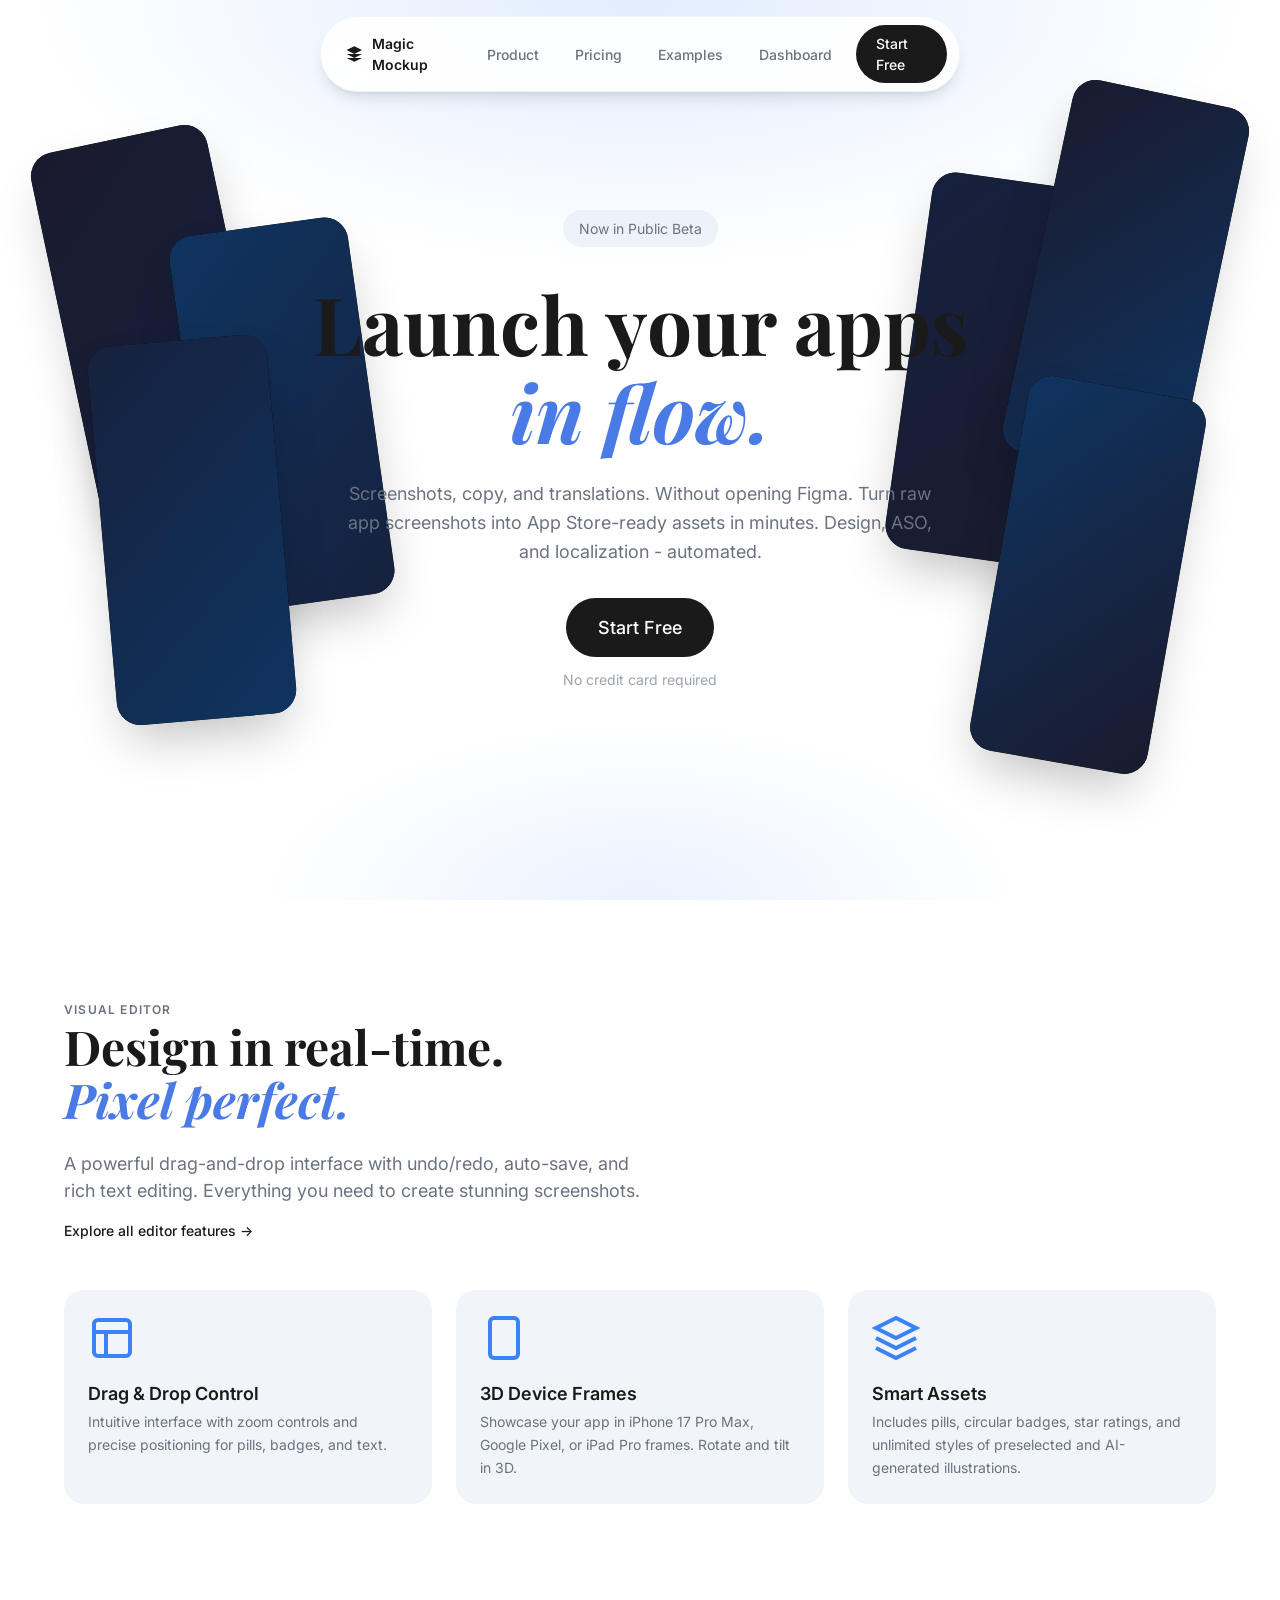
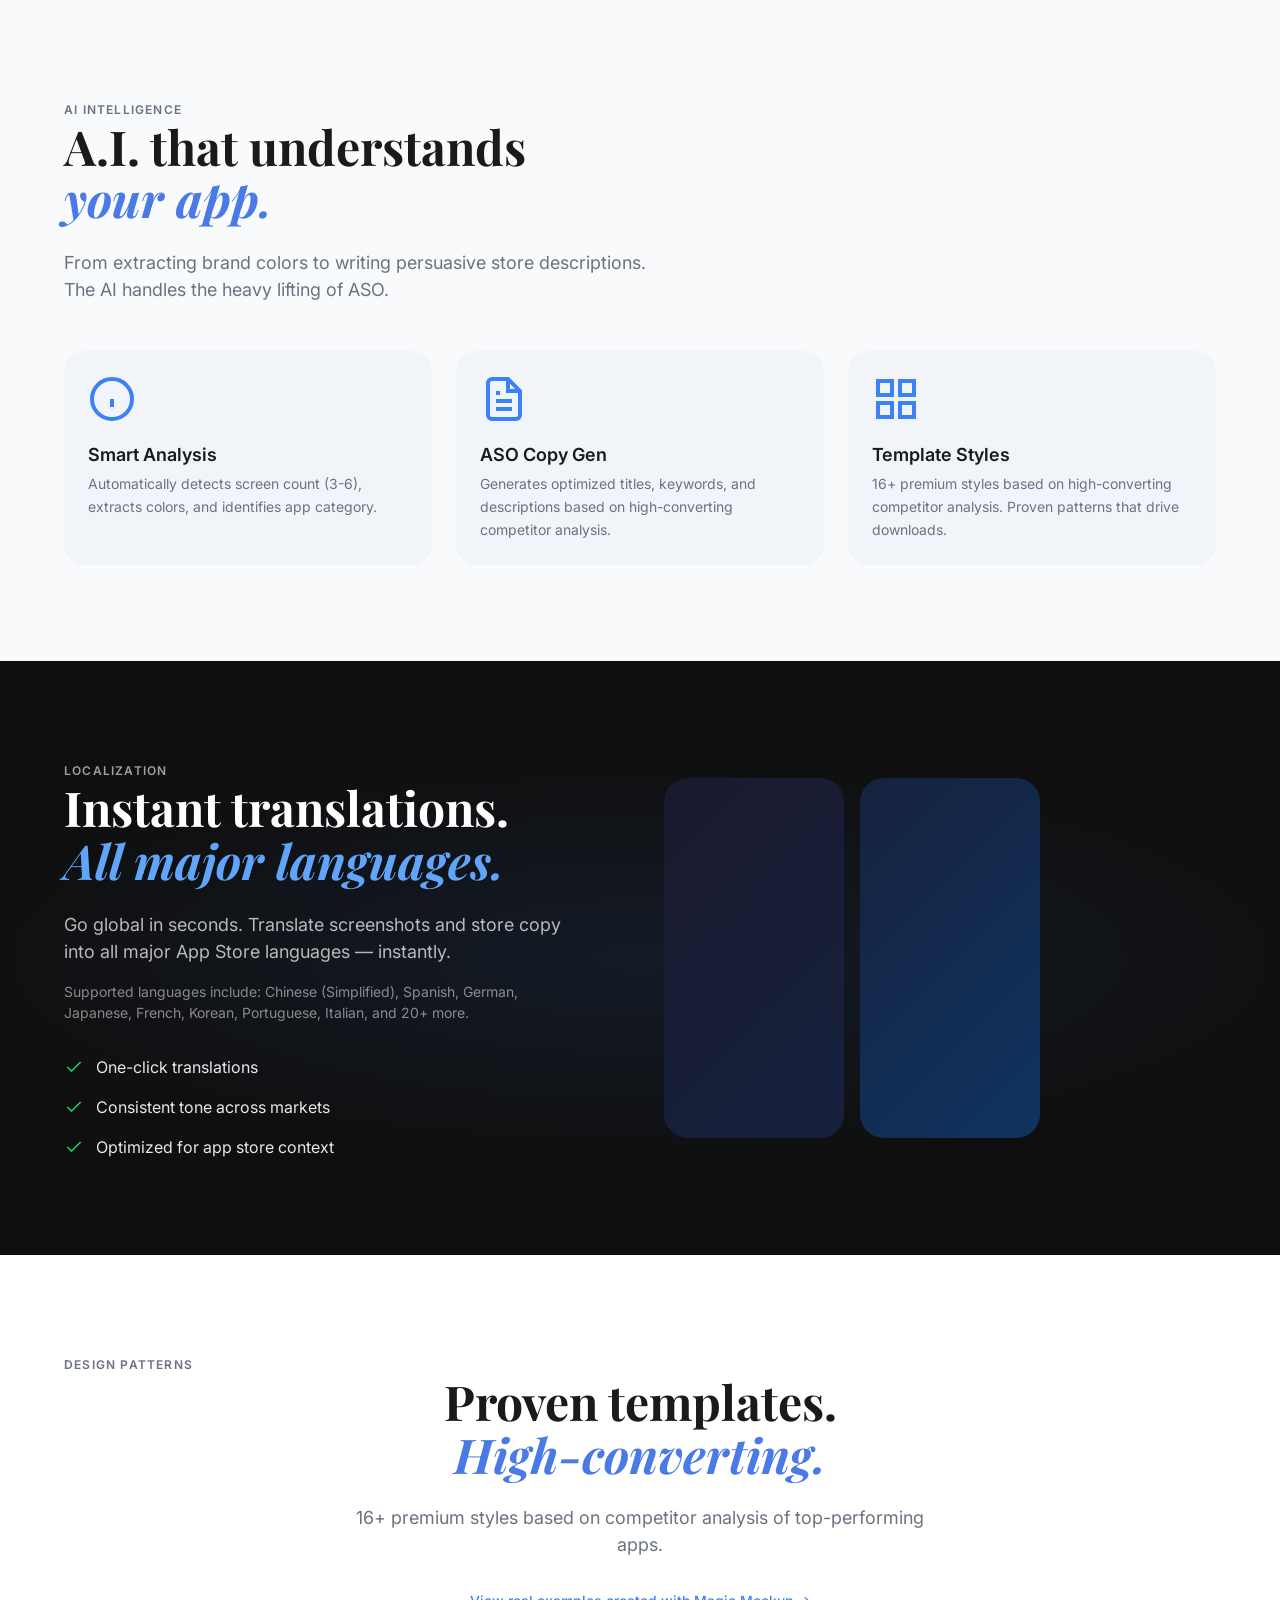
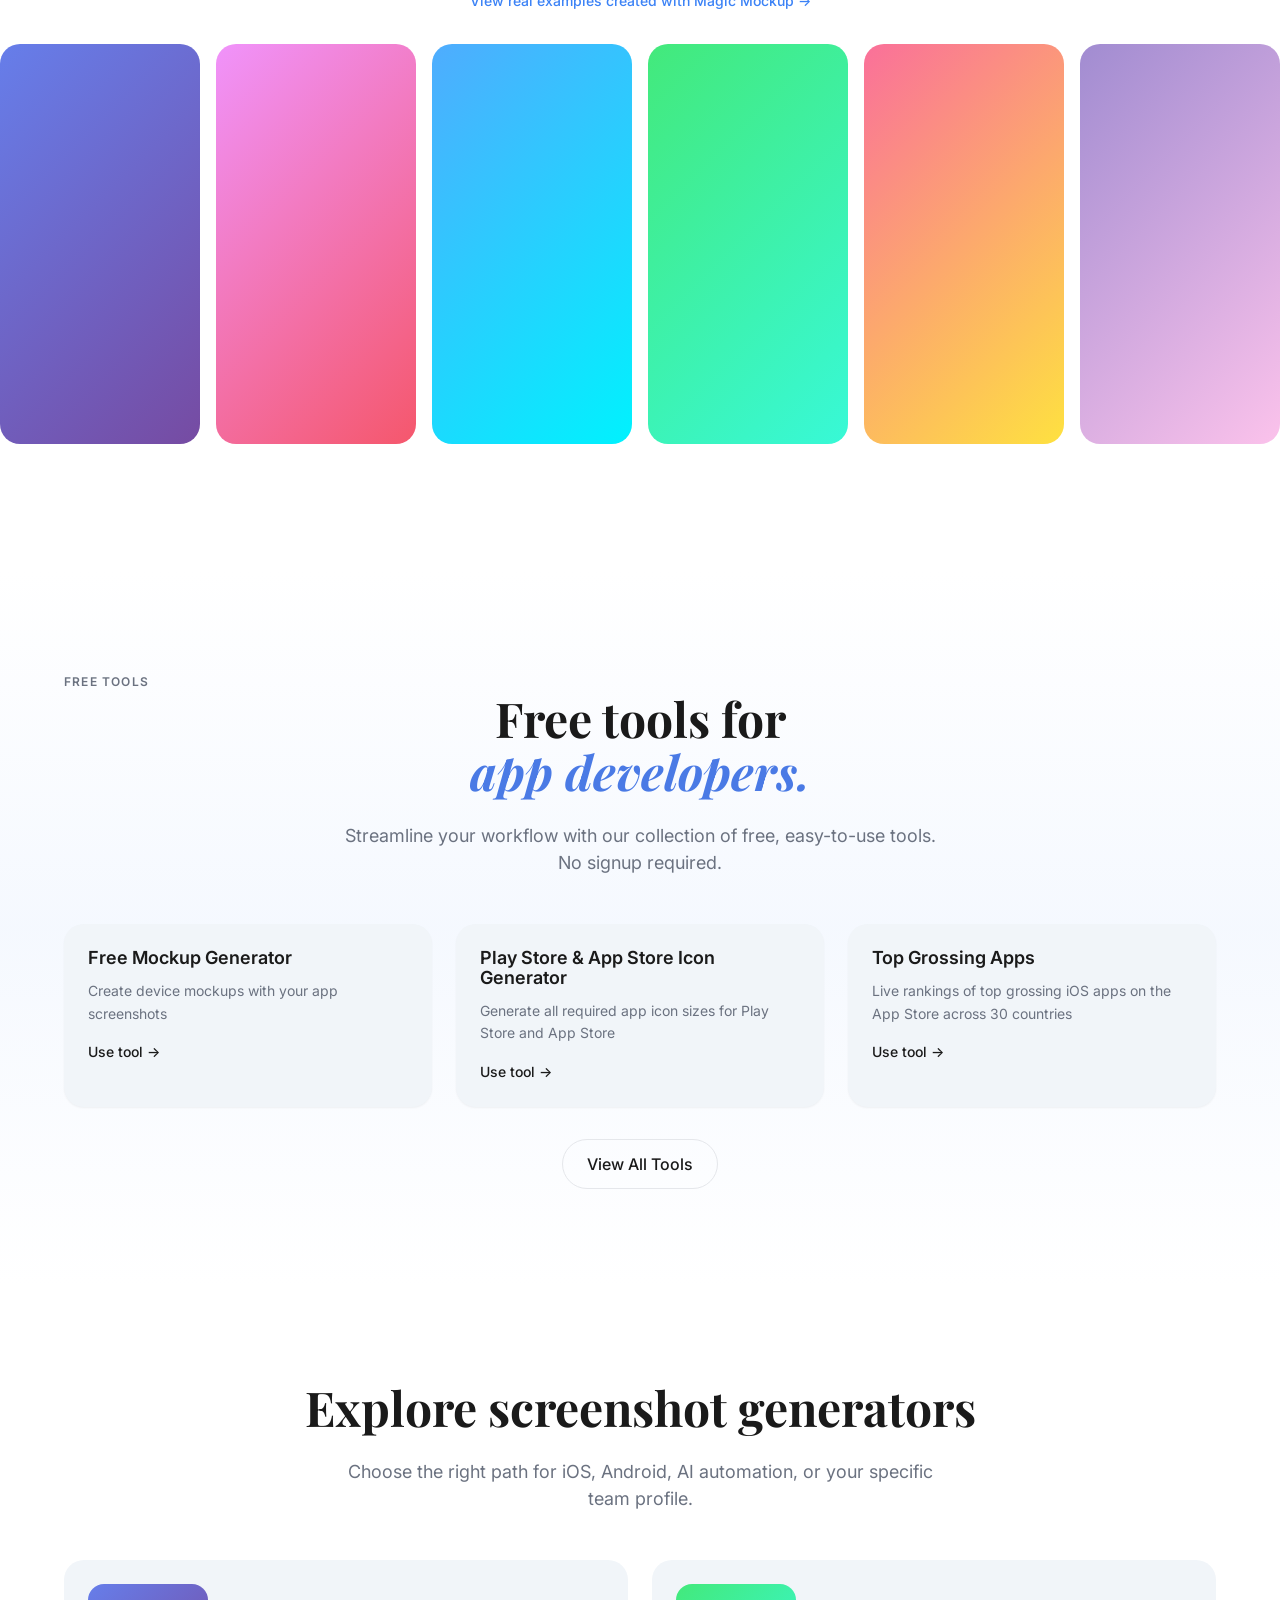
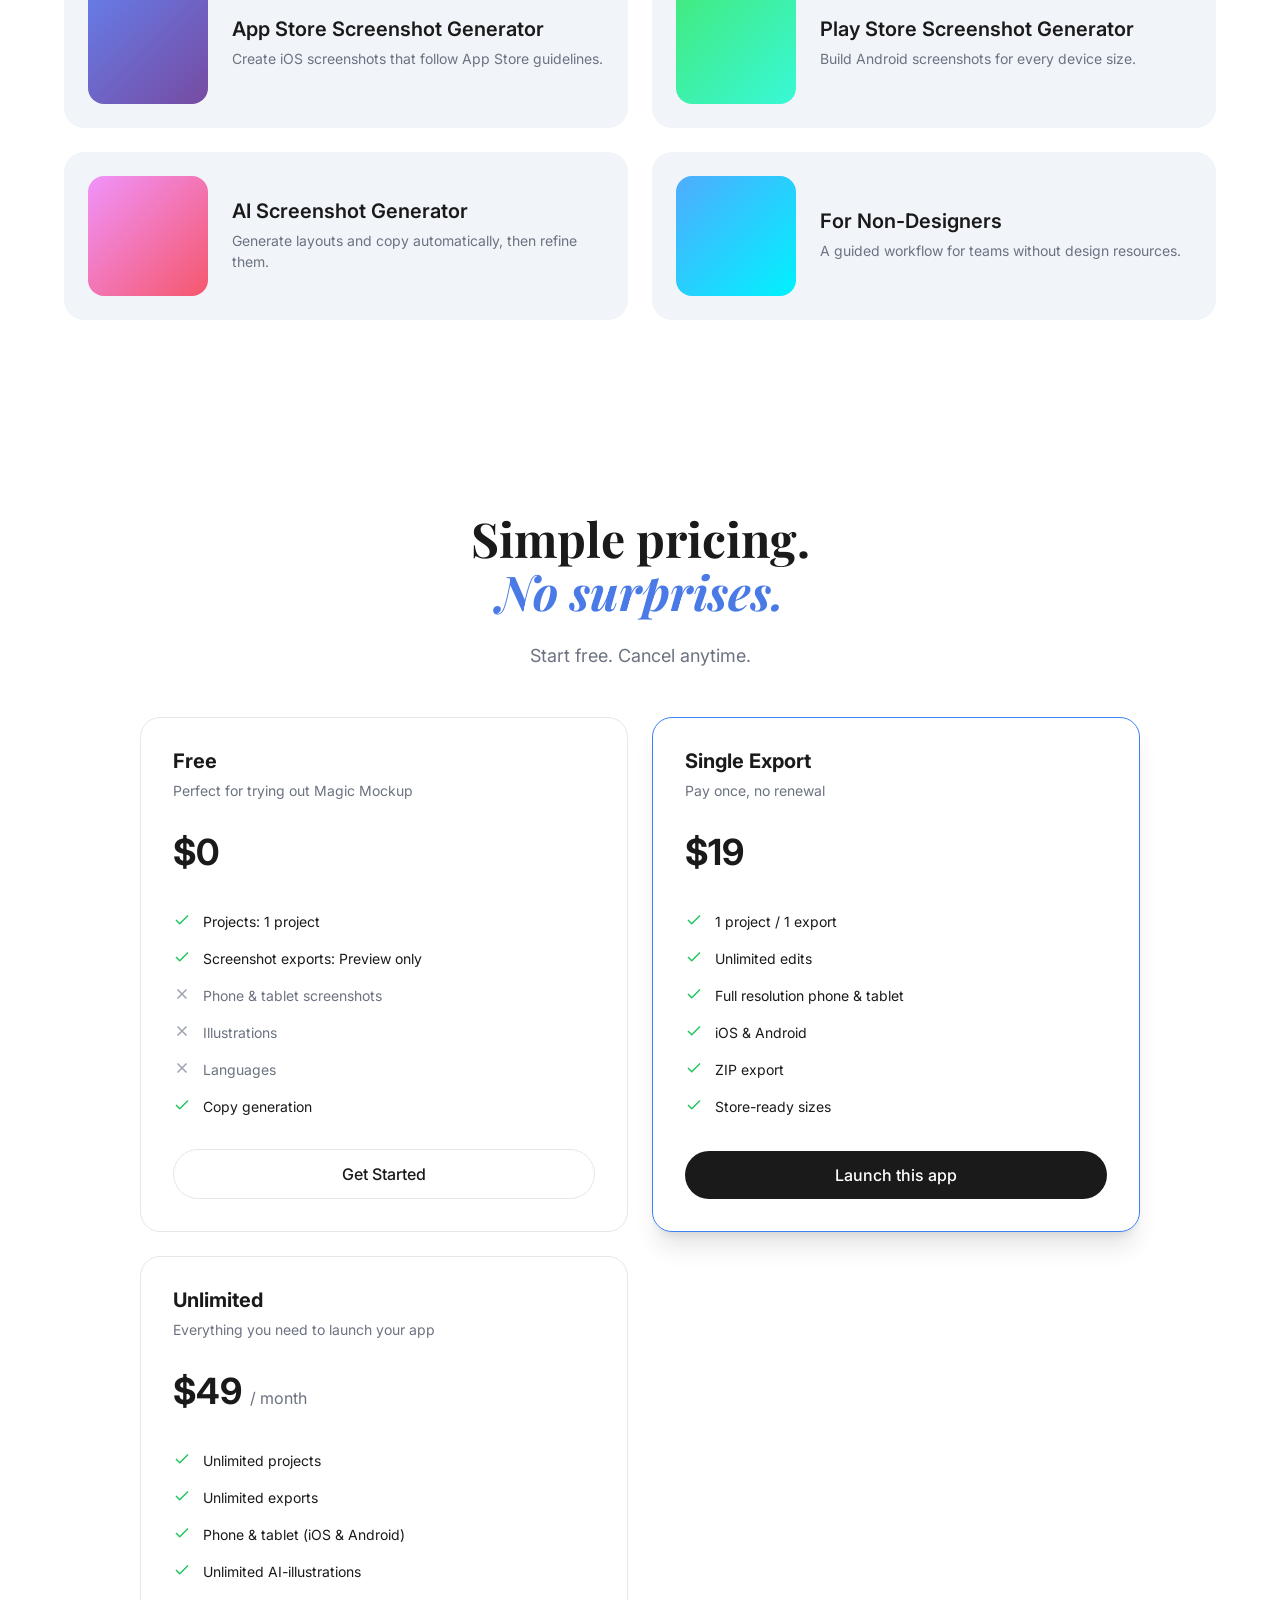
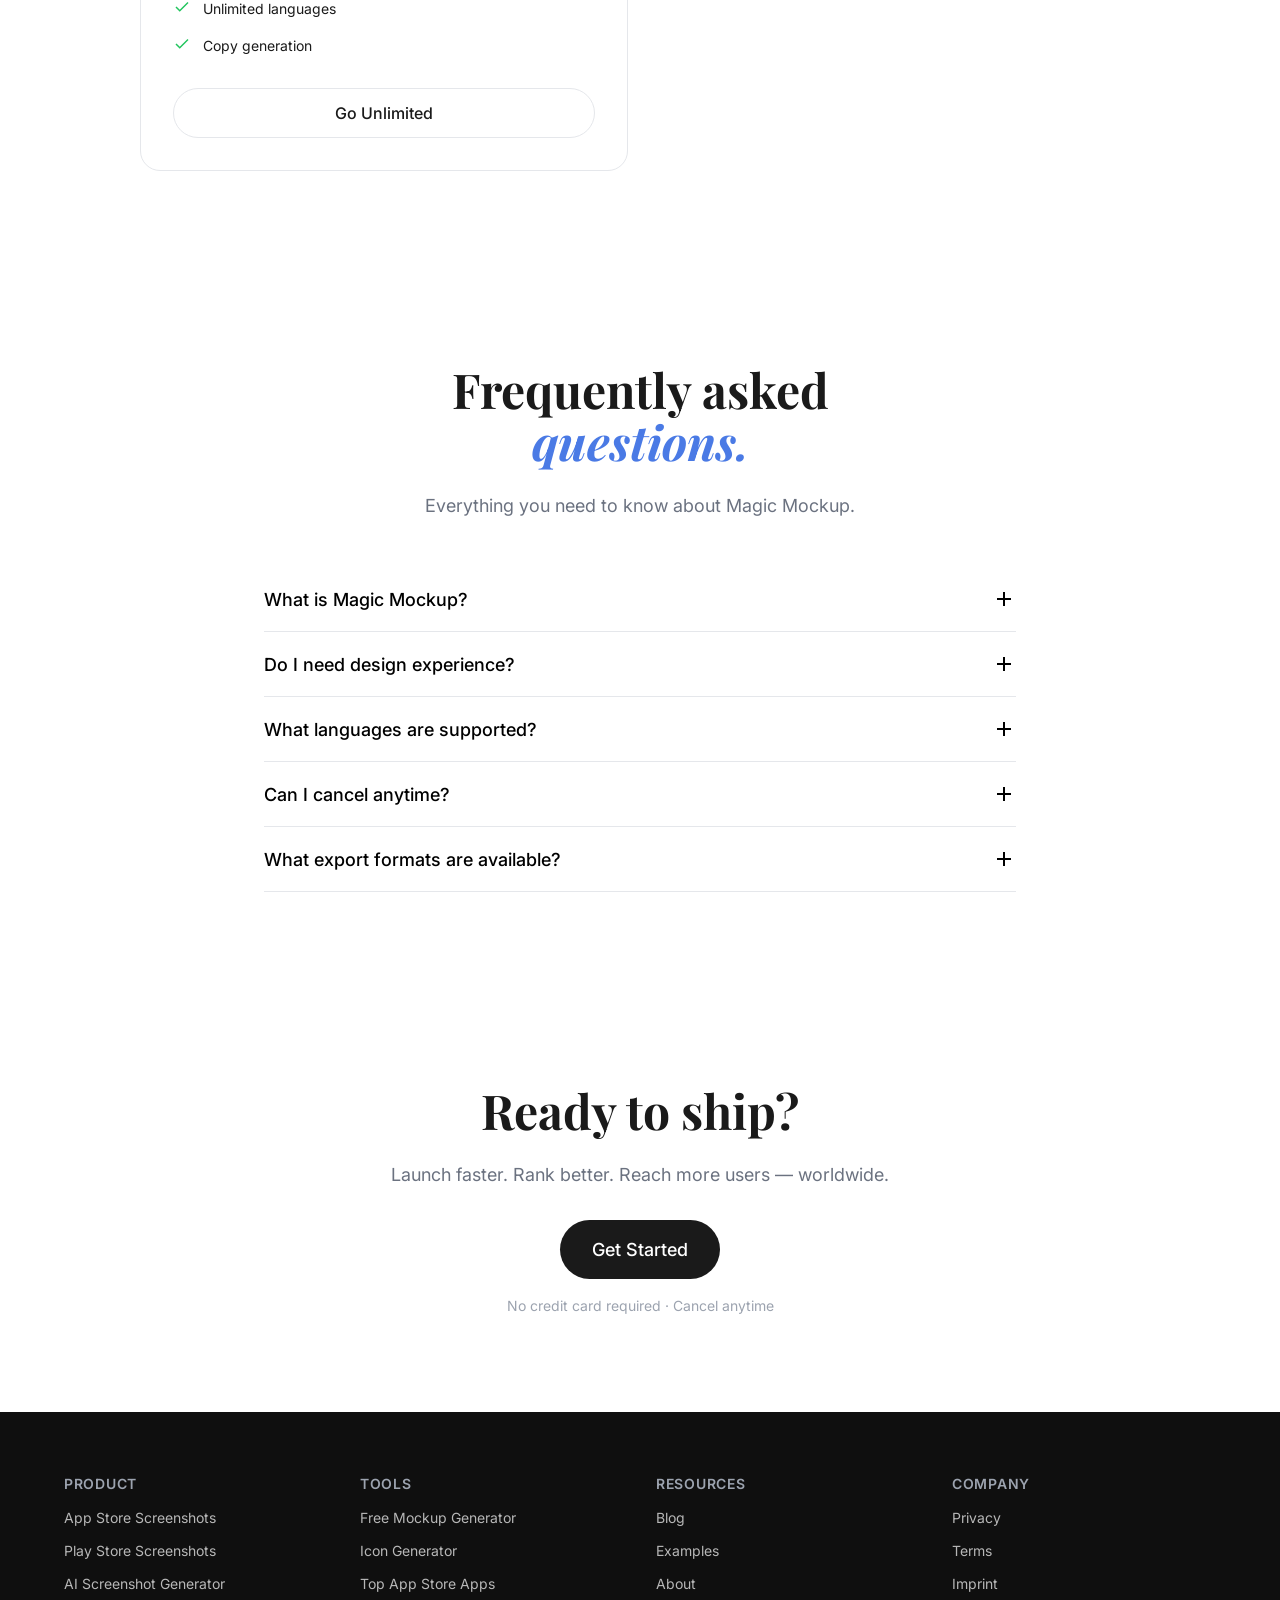
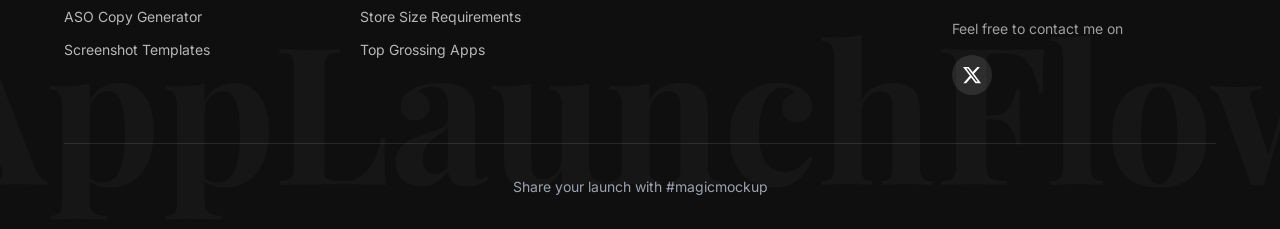
<file: index.html>
<!DOCTYPE html>
<html lang="en">

<head>
  <meta charset="UTF-8">
  <meta name="viewport" content="width=device-width, initial-scale=1.0">
  <meta name="description" content="AI generates, you refine. Design app store screenshots and ASO assets in minutes.">
  <title>Magic Mockup | Screenshot Design System</title>

  <!-- Fonts -->
  <link rel="preconnect" href="https://fonts.googleapis.com">
  <link rel="preconnect" href="https://fonts.gstatic.com" crossorigin>
  <link
    href="https://fonts.googleapis.com/css2?family=Inter:wght@400;500;600;700&family=Playfair+Display:ital,wght@0,400;0,500;0,600;0,700;1,400;1,500;1,600;1,700&display=swap"
    rel="stylesheet">

  <!-- Styles -->
  <link rel="stylesheet" href="styles.css">
</head>

<body>
  <!-- Navigation -->
  <nav class="nav">
    <a href="/" class="nav__logo">
      <svg class="nav__logo-icon" viewBox="0 0 24 24" fill="currentColor">
        <path d="M12 2L2 7l10 5 10-5-10-5zM2 17l10 5 10-5M2 12l10 5 10-5" />
      </svg>
      Magic Mockup
    </a>
    <div class="nav__links">
      <a href="#features" class="nav__link">Product</a>
      <a href="pricing.html" class="nav__link">Pricing</a>
      <a href="examples.html" class="nav__link">Examples</a>
      <a href="#" class="nav__link">Dashboard</a>
    </div>
    <a href="dashboard.html" class="nav__cta">Start Free</a>
  </nav>

  <!-- Hero Section -->
  <section class="hero">
    <div class="hero__devices">
      <div class="hero__device hero__device--1">
        <div style="width: 100%; height: 380px; background: linear-gradient(135deg, #1a1a2e 0%, #16213e 100%);"></div>
      </div>
      <div class="hero__device hero__device--2">
        <div style="width: 100%; height: 380px; background: linear-gradient(135deg, #0f3460 0%, #16213e 100%);"></div>
      </div>
      <div class="hero__device hero__device--3">
        <div style="width: 100%; height: 380px; background: linear-gradient(135deg, #16213e 0%, #1a1a2e 100%);"></div>
      </div>
      <div class="hero__device hero__device--4">
        <div style="width: 100%; height: 380px; background: linear-gradient(135deg, #1a1a2e 0%, #0f3460 100%);"></div>
      </div>
      <div class="hero__device hero__device--5">
        <div style="width: 100%; height: 380px; background: linear-gradient(135deg, #16213e 0%, #0f3460 100%);"></div>
      </div>
      <div class="hero__device hero__device--6">
        <div style="width: 100%; height: 380px; background: linear-gradient(135deg, #0f3460 0%, #1a1a2e 100%);"></div>
      </div>
    </div>

    <span class="hero__badge">Now in Public Beta</span>

    <h1 class="hero__title">
      Launch your apps<br>
      <span class="accent">in flow.</span>
    </h1>

    <p class="hero__description">
      Screenshots, copy, and translations. Without opening Figma.
      Turn raw app screenshots into App Store-ready assets in minutes.
      Design, ASO, and localization - automated.
    </p>

    <div class="hero__cta">
      <a href="dashboard.html" class="btn btn--primary btn--lg">Start Free</a>
      <p class="hero__cta-note">No credit card required</p>
    </div>
  </section>

  <!-- Visual Editor Feature Section -->
  <section id="features" class="features section">
    <div class="container">
      <span class="section-label">Visual Editor</span>
      <h2 class="section-title">
        Design in real-time.<br>
        <span class="accent">Pixel perfect.</span>
      </h2>
      <p class="section-description">
        A powerful drag-and-drop interface with undo/redo, auto-save, and rich text editing.
        Everything you need to create stunning screenshots.
      </p>
      <a href="#" class="card__link">Explore all editor features →</a>

      <div class="features__grid">
        <div class="feature-card">
          <svg class="feature-card__icon" viewBox="0 0 24 24" fill="none" stroke="currentColor" stroke-width="2">
            <rect x="3" y="3" width="18" height="18" rx="2" />
            <path d="M3 9h18M9 21V9" />
          </svg>
          <h3 class="feature-card__title">Drag & Drop Control</h3>
          <p class="feature-card__description">
            Intuitive interface with zoom controls and precise positioning for pills, badges, and text.
          </p>
        </div>

        <div class="feature-card">
          <svg class="feature-card__icon" viewBox="0 0 24 24" fill="none" stroke="currentColor" stroke-width="2">
            <rect x="5" y="2" width="14" height="20" rx="2" />
            <path d="M12 18h.01" />
          </svg>
          <h3 class="feature-card__title">3D Device Frames</h3>
          <p class="feature-card__description">
            Showcase your app in iPhone 17 Pro Max, Google Pixel, or iPad Pro frames. Rotate and tilt in 3D.
          </p>
        </div>

        <div class="feature-card">
          <svg class="feature-card__icon" viewBox="0 0 24 24" fill="none" stroke="currentColor" stroke-width="2">
            <path d="M12 2L2 7l10 5 10-5-10-5z" />
            <path d="M2 17l10 5 10-5" />
            <path d="M2 12l10 5 10-5" />
          </svg>
          <h3 class="feature-card__title">Smart Assets</h3>
          <p class="feature-card__description">
            Includes pills, circular badges, star ratings, and unlimited styles of preselected and AI-generated
            illustrations.
          </p>
        </div>
      </div>
    </div>
  </section>

  <!-- AI Intelligence Section -->
  <section class="features section section--light">
    <div class="container">
      <span class="section-label">AI Intelligence</span>
      <h2 class="section-title">
        A.I. that understands<br>
        <span class="accent">your app.</span>
      </h2>
      <p class="section-description">
        From extracting brand colors to writing persuasive store descriptions.
        The AI handles the heavy lifting of ASO.
      </p>

      <div class="features__grid">
        <div class="feature-card">
          <svg class="feature-card__icon" viewBox="0 0 24 24" fill="none" stroke="currentColor" stroke-width="2">
            <circle cx="12" cy="12" r="10" />
            <path d="M12 16v-4M12 8h.01" />
          </svg>
          <h3 class="feature-card__title">Smart Analysis</h3>
          <p class="feature-card__description">
            Automatically detects screen count (3-6), extracts colors, and identifies app category.
          </p>
        </div>

        <div class="feature-card">
          <svg class="feature-card__icon" viewBox="0 0 24 24" fill="none" stroke="currentColor" stroke-width="2">
            <path d="M14 2H6a2 2 0 0 0-2 2v16a2 2 0 0 0 2 2h12a2 2 0 0 0 2-2V8z" />
            <path d="M14 2v6h6M16 13H8M16 17H8M10 9H8" />
          </svg>
          <h3 class="feature-card__title">ASO Copy Gen</h3>
          <p class="feature-card__description">
            Generates optimized titles, keywords, and descriptions based on high-converting competitor analysis.
          </p>
        </div>

        <div class="feature-card">
          <svg class="feature-card__icon" viewBox="0 0 24 24" fill="none" stroke="currentColor" stroke-width="2">
            <rect x="3" y="3" width="7" height="7" />
            <rect x="14" y="3" width="7" height="7" />
            <rect x="14" y="14" width="7" height="7" />
            <rect x="3" y="14" width="7" height="7" />
          </svg>
          <h3 class="feature-card__title">Template Styles</h3>
          <p class="feature-card__description">
            16+ premium styles based on high-converting competitor analysis. Proven patterns that drive downloads.
          </p>
        </div>
      </div>
    </div>
  </section>

  <!-- Localization Section (Dark) -->
  <section class="localization">
    <div class="container">
      <div class="localization__content">
        <div class="localization__text">
          <span class="section-label" style="color: rgba(255,255,255,0.6);">Localization</span>
          <h2 class="section-title">
            Instant translations.<br>
            <span class="accent">All major languages.</span>
          </h2>
          <p class="section-description" style="color: rgba(255,255,255,0.7);">
            Go global in seconds. Translate screenshots and store copy into all major App Store languages — instantly.
          </p>
          <p style="color: rgba(255,255,255,0.5); font-size: 0.875rem; margin-top: 1rem;">
            Supported languages include: Chinese (Simplified), Spanish, German, Japanese, French, Korean, Portuguese,
            Italian, and 20+ more.
          </p>

          <div class="localization__features">
            <div class="localization__feature">
              <svg class="localization__feature-icon" viewBox="0 0 24 24" fill="none" stroke="currentColor"
                stroke-width="2">
                <path d="M20 6L9 17l-5-5" />
              </svg>
              One-click translations
            </div>
            <div class="localization__feature">
              <svg class="localization__feature-icon" viewBox="0 0 24 24" fill="none" stroke="currentColor"
                stroke-width="2">
                <path d="M20 6L9 17l-5-5" />
              </svg>
              Consistent tone across markets
            </div>
            <div class="localization__feature">
              <svg class="localization__feature-icon" viewBox="0 0 24 24" fill="none" stroke="currentColor"
                stroke-width="2">
                <path d="M20 6L9 17l-5-5" />
              </svg>
              Optimized for app store context
            </div>
          </div>
        </div>

        <div class="localization__images">
          <div
            style="width: 180px; height: 360px; background: linear-gradient(135deg, #1a1a2e 0%, #16213e 100%); border-radius: 24px;">
          </div>
          <div
            style="width: 180px; height: 360px; background: linear-gradient(135deg, #16213e 0%, #0f3460 100%); border-radius: 24px;">
          </div>
        </div>
      </div>
    </div>
  </section>

  <!-- Templates Showcase Section -->
  <section class="templates-showcase section">
    <div class="container">
      <span class="section-label">Design Patterns</span>
      <h2 class="section-title" style="text-align: center;">
        Proven templates.<br>
        <span class="accent">High-converting.</span>
      </h2>
      <p class="section-description" style="text-align: center; margin: 0 auto;">
        16+ premium styles based on competitor analysis of top-performing apps.
      </p>
      <p style="text-align: center; margin-top: 1rem;">
        <a href="examples.html" class="card__link" style="color: var(--color-primary);">View real examples created with
          Magic Mockup →</a>
      </p>
    </div>

    <div class="templates-showcase__scroll">
      <div class="template-card" style="background: linear-gradient(135deg, #667eea 0%, #764ba2 100%);"></div>
      <div class="template-card" style="background: linear-gradient(135deg, #f093fb 0%, #f5576c 100%);"></div>
      <div class="template-card" style="background: linear-gradient(135deg, #4facfe 0%, #00f2fe 100%);"></div>
      <div class="template-card" style="background: linear-gradient(135deg, #43e97b 0%, #38f9d7 100%);"></div>
      <div class="template-card" style="background: linear-gradient(135deg, #fa709a 0%, #fee140 100%);"></div>
      <div class="template-card" style="background: linear-gradient(135deg, #a18cd1 0%, #fbc2eb 100%);"></div>
      <div class="template-card" style="background: linear-gradient(135deg, #667eea 0%, #764ba2 100%);"></div>
      <div class="template-card" style="background: linear-gradient(135deg, #f093fb 0%, #f5576c 100%);"></div>
      <div class="template-card" style="background: linear-gradient(135deg, #4facfe 0%, #00f2fe 100%);"></div>
      <div class="template-card" style="background: linear-gradient(135deg, #43e97b 0%, #38f9d7 100%);"></div>
    </div>
  </section>

  <!-- Free Tools Section -->
  <section class="tools section">
    <div class="container">
      <span class="section-label">Free Tools</span>
      <h2 class="section-title" style="text-align: center;">
        Free tools for<br>
        <span class="accent">app developers.</span>
      </h2>
      <p class="section-description" style="text-align: center; margin: 0 auto;">
        Streamline your workflow with our collection of free, easy-to-use tools. No signup required.
      </p>

      <div class="tools__grid">
        <div class="card card--gray">
          <h3 class="card__title">Free Mockup Generator</h3>
          <p class="card__description">
            Create device mockups with your app screenshots
          </p>
          <a href="#" class="card__link">Use tool →</a>
        </div>

        <div class="card card--gray">
          <h3 class="card__title">Play Store & App Store Icon Generator</h3>
          <p class="card__description">
            Generate all required app icon sizes for Play Store and App Store
          </p>
          <a href="#" class="card__link">Use tool →</a>
        </div>

        <div class="card card--gray">
          <h3 class="card__title">Top Grossing Apps</h3>
          <p class="card__description">
            Live rankings of top grossing iOS apps on the App Store across 30 countries
          </p>
          <a href="#" class="card__link">Use tool →</a>
        </div>
      </div>

      <p style="text-align: center; margin-top: 2rem;">
        <a href="#" class="btn btn--outline">View All Tools</a>
      </p>
    </div>
  </section>

  <!-- Screenshot Generators Section -->
  <section class="generators section">
    <div class="container">
      <h2 class="section-title" style="text-align: center;">
        Explore screenshot generators
      </h2>
      <p class="section-description" style="text-align: center; margin: 0 auto;">
        Choose the right path for iOS, Android, AI automation, or your specific team profile.
      </p>

      <div class="generators__grid">
        <a href="#" class="generator-card">
          <div class="generator-card__image" style="background: linear-gradient(135deg, #667eea 0%, #764ba2 100%);">
          </div>
          <div class="generator-card__content">
            <h3 class="generator-card__title">App Store Screenshot Generator</h3>
            <p class="generator-card__description">Create iOS screenshots that follow App Store guidelines.</p>
          </div>
        </a>

        <a href="#" class="generator-card">
          <div class="generator-card__image" style="background: linear-gradient(135deg, #43e97b 0%, #38f9d7 100%);">
          </div>
          <div class="generator-card__content">
            <h3 class="generator-card__title">Play Store Screenshot Generator</h3>
            <p class="generator-card__description">Build Android screenshots for every device size.</p>
          </div>
        </a>

        <a href="#" class="generator-card">
          <div class="generator-card__image" style="background: linear-gradient(135deg, #f093fb 0%, #f5576c 100%);">
          </div>
          <div class="generator-card__content">
            <h3 class="generator-card__title">AI Screenshot Generator</h3>
            <p class="generator-card__description">Generate layouts and copy automatically, then refine them.</p>
          </div>
        </a>

        <a href="#" class="generator-card">
          <div class="generator-card__image" style="background: linear-gradient(135deg, #4facfe 0%, #00f2fe 100%);">
          </div>
          <div class="generator-card__content">
            <h3 class="generator-card__title">For Non-Designers</h3>
            <p class="generator-card__description">A guided workflow for teams without design resources.</p>
          </div>
        </a>
      </div>
    </div>
  </section>

  <!-- Pricing Section -->
  <section id="pricing" class="pricing section">
    <div class="container">
      <h2 class="section-title">
        Simple pricing.<br>
        <span class="accent">No surprises.</span>
      </h2>
      <p class="section-description" style="margin: 0 auto;">
        Start free. Cancel anytime.
      </p>

      <div class="pricing__grid">
        <!-- Free Tier -->
        <div class="pricing-card">
          <h3 class="pricing-card__name">Free</h3>
          <p class="pricing-card__description">Perfect for trying out Magic Mockup</p>
          <p class="pricing-card__price">$0</p>

          <div class="pricing-card__features">
            <div class="pricing-card__feature pricing-card__feature--included">
              <svg class="pricing-card__feature-icon pricing-card__feature-icon--check" viewBox="0 0 24 24" fill="none"
                stroke="currentColor" stroke-width="2">
                <path d="M20 6L9 17l-5-5" />
              </svg>
              Projects: 1 project
            </div>
            <div class="pricing-card__feature pricing-card__feature--included">
              <svg class="pricing-card__feature-icon pricing-card__feature-icon--check" viewBox="0 0 24 24" fill="none"
                stroke="currentColor" stroke-width="2">
                <path d="M20 6L9 17l-5-5" />
              </svg>
              Screenshot exports: Preview only
            </div>
            <div class="pricing-card__feature">
              <svg class="pricing-card__feature-icon pricing-card__feature-icon--x" viewBox="0 0 24 24" fill="none"
                stroke="currentColor" stroke-width="2">
                <path d="M18 6L6 18M6 6l12 12" />
              </svg>
              Phone & tablet screenshots
            </div>
            <div class="pricing-card__feature">
              <svg class="pricing-card__feature-icon pricing-card__feature-icon--x" viewBox="0 0 24 24" fill="none"
                stroke="currentColor" stroke-width="2">
                <path d="M18 6L6 18M6 6l12 12" />
              </svg>
              Illustrations
            </div>
            <div class="pricing-card__feature">
              <svg class="pricing-card__feature-icon pricing-card__feature-icon--x" viewBox="0 0 24 24" fill="none"
                stroke="currentColor" stroke-width="2">
                <path d="M18 6L6 18M6 6l12 12" />
              </svg>
              Languages
            </div>
            <div class="pricing-card__feature pricing-card__feature--included">
              <svg class="pricing-card__feature-icon pricing-card__feature-icon--check" viewBox="0 0 24 24" fill="none"
                stroke="currentColor" stroke-width="2">
                <path d="M20 6L9 17l-5-5" />
              </svg>
              Copy generation
            </div>
          </div>

          <a href="#" class="btn btn--secondary" style="width: 100%;">Get Started</a>
        </div>

        <!-- Single Export Tier -->
        <div class="pricing-card pricing-card--featured">
          <h3 class="pricing-card__name">Single Export</h3>
          <p class="pricing-card__description">Pay once, no renewal</p>
          <p class="pricing-card__price">$19</p>

          <div class="pricing-card__features">
            <div class="pricing-card__feature pricing-card__feature--included">
              <svg class="pricing-card__feature-icon pricing-card__feature-icon--check" viewBox="0 0 24 24" fill="none"
                stroke="currentColor" stroke-width="2">
                <path d="M20 6L9 17l-5-5" />
              </svg>
              1 project / 1 export
            </div>
            <div class="pricing-card__feature pricing-card__feature--included">
              <svg class="pricing-card__feature-icon pricing-card__feature-icon--check" viewBox="0 0 24 24" fill="none"
                stroke="currentColor" stroke-width="2">
                <path d="M20 6L9 17l-5-5" />
              </svg>
              Unlimited edits
            </div>
            <div class="pricing-card__feature pricing-card__feature--included">
              <svg class="pricing-card__feature-icon pricing-card__feature-icon--check" viewBox="0 0 24 24" fill="none"
                stroke="currentColor" stroke-width="2">
                <path d="M20 6L9 17l-5-5" />
              </svg>
              Full resolution phone & tablet
            </div>
            <div class="pricing-card__feature pricing-card__feature--included">
              <svg class="pricing-card__feature-icon pricing-card__feature-icon--check" viewBox="0 0 24 24" fill="none"
                stroke="currentColor" stroke-width="2">
                <path d="M20 6L9 17l-5-5" />
              </svg>
              iOS & Android
            </div>
            <div class="pricing-card__feature pricing-card__feature--included">
              <svg class="pricing-card__feature-icon pricing-card__feature-icon--check" viewBox="0 0 24 24" fill="none"
                stroke="currentColor" stroke-width="2">
                <path d="M20 6L9 17l-5-5" />
              </svg>
              ZIP export
            </div>
            <div class="pricing-card__feature pricing-card__feature--included">
              <svg class="pricing-card__feature-icon pricing-card__feature-icon--check" viewBox="0 0 24 24" fill="none"
                stroke="currentColor" stroke-width="2">
                <path d="M20 6L9 17l-5-5" />
              </svg>
              Store-ready sizes
            </div>
          </div>

          <a href="#" class="btn btn--primary" style="width: 100%;">Launch this app</a>
        </div>

        <!-- Unlimited Tier -->
        <div class="pricing-card">
          <h3 class="pricing-card__name">Unlimited</h3>
          <p class="pricing-card__description">Everything you need to launch your app</p>
          <p class="pricing-card__price">$49 <span>/ month</span></p>

          <div class="pricing-card__features">
            <div class="pricing-card__feature pricing-card__feature--included">
              <svg class="pricing-card__feature-icon pricing-card__feature-icon--check" viewBox="0 0 24 24" fill="none"
                stroke="currentColor" stroke-width="2">
                <path d="M20 6L9 17l-5-5" />
              </svg>
              Unlimited projects
            </div>
            <div class="pricing-card__feature pricing-card__feature--included">
              <svg class="pricing-card__feature-icon pricing-card__feature-icon--check" viewBox="0 0 24 24" fill="none"
                stroke="currentColor" stroke-width="2">
                <path d="M20 6L9 17l-5-5" />
              </svg>
              Unlimited exports
            </div>
            <div class="pricing-card__feature pricing-card__feature--included">
              <svg class="pricing-card__feature-icon pricing-card__feature-icon--check" viewBox="0 0 24 24" fill="none"
                stroke="currentColor" stroke-width="2">
                <path d="M20 6L9 17l-5-5" />
              </svg>
              Phone & tablet (iOS & Android)
            </div>
            <div class="pricing-card__feature pricing-card__feature--included">
              <svg class="pricing-card__feature-icon pricing-card__feature-icon--check" viewBox="0 0 24 24" fill="none"
                stroke="currentColor" stroke-width="2">
                <path d="M20 6L9 17l-5-5" />
              </svg>
              Unlimited AI-illustrations
            </div>
            <div class="pricing-card__feature pricing-card__feature--included">
              <svg class="pricing-card__feature-icon pricing-card__feature-icon--check" viewBox="0 0 24 24" fill="none"
                stroke="currentColor" stroke-width="2">
                <path d="M20 6L9 17l-5-5" />
              </svg>
              Unlimited languages
            </div>
            <div class="pricing-card__feature pricing-card__feature--included">
              <svg class="pricing-card__feature-icon pricing-card__feature-icon--check" viewBox="0 0 24 24" fill="none"
                stroke="currentColor" stroke-width="2">
                <path d="M20 6L9 17l-5-5" />
              </svg>
              Copy generation
            </div>
          </div>

          <a href="#" class="btn btn--secondary" style="width: 100%;">Go Unlimited</a>
        </div>
      </div>
    </div>
  </section>

  <!-- FAQ Section -->
  <section class="faq section">
    <div class="container">
      <h2 class="section-title" style="text-align: center;">
        Frequently asked<br>
        <span class="accent">questions.</span>
      </h2>
      <p class="section-description" style="text-align: center; margin: 0 auto;">
        Everything you need to know about Magic Mockup.
      </p>

      <div class="faq__list">
        <div class="faq__item">
          <button class="faq__question">
            What is Magic Mockup?
            <svg class="faq__icon" viewBox="0 0 24 24" fill="none" stroke="currentColor" stroke-width="2">
              <path d="M12 5v14M5 12h14" />
            </svg>
          </button>
          <div class="faq__answer">
            <p class="faq__answer-content">
              Magic Mockup is an AI-powered screenshot design tool that helps app developers create stunning App Store
              and Play Store screenshots in minutes. It automates design, copywriting, and localization so you can focus
              on building great apps.
            </p>
          </div>
        </div>

        <div class="faq__item">
          <button class="faq__question">
            Do I need design experience?
            <svg class="faq__icon" viewBox="0 0 24 24" fill="none" stroke="currentColor" stroke-width="2">
              <path d="M12 5v14M5 12h14" />
            </svg>
          </button>
          <div class="faq__answer">
            <p class="faq__answer-content">
              No! Magic Mockup is designed specifically for developers and non-designers. Our AI generates professional
              layouts and copy automatically. You just upload your screenshots and refine the results.
            </p>
          </div>
        </div>

        <div class="faq__item">
          <button class="faq__question">
            What languages are supported?
            <svg class="faq__icon" viewBox="0 0 24 24" fill="none" stroke="currentColor" stroke-width="2">
              <path d="M12 5v14M5 12h14" />
            </svg>
          </button>
          <div class="faq__answer">
            <p class="faq__answer-content">
              We support all major App Store languages including English, Spanish, German, French, Japanese, Korean,
              Chinese (Simplified), Portuguese, Italian, and 20+ more languages.
            </p>
          </div>
        </div>

        <div class="faq__item">
          <button class="faq__question">
            Can I cancel anytime?
            <svg class="faq__icon" viewBox="0 0 24 24" fill="none" stroke="currentColor" stroke-width="2">
              <path d="M12 5v14M5 12h14" />
            </svg>
          </button>
          <div class="faq__answer">
            <p class="faq__answer-content">
              Yes! All subscription plans can be cancelled anytime. There are no long-term commitments or hidden fees.
            </p>
          </div>
        </div>

        <div class="faq__item">
          <button class="faq__question">
            What export formats are available?
            <svg class="faq__icon" viewBox="0 0 24 24" fill="none" stroke="currentColor" stroke-width="2">
              <path d="M12 5v14M5 12h14" />
            </svg>
          </button>
          <div class="faq__answer">
            <p class="faq__answer-content">
              We export all screenshots in the exact sizes required by the App Store and Play Store. You can download
              everything as a ZIP file, ready to upload directly to your app listings.
            </p>
          </div>
        </div>
      </div>
    </div>
  </section>

  <!-- CTA Section -->
  <section class="cta-section section">
    <div class="container">
      <h2 class="cta-section__title">Ready to ship?</h2>
      <p class="cta-section__description">
        Launch faster. Rank better. Reach more users — worldwide.
      </p>
      <a href="#" class="btn btn--primary btn--lg">Get Started</a>
      <p class="cta-section__note">No credit card required · Cancel anytime</p>
    </div>
  </section>

  <!-- Footer -->
  <footer class="footer">
    <div class="container">
      <div class="footer__grid">
        <div>
          <h4 class="footer__section-title">Product</h4>
          <div class="footer__links">
            <a href="#" class="footer__link">App Store Screenshots</a>
            <a href="#" class="footer__link">Play Store Screenshots</a>
            <a href="#" class="footer__link">AI Screenshot Generator</a>
            <a href="#" class="footer__link">ASO Copy Generator</a>
            <a href="#" class="footer__link">Screenshot Templates</a>
          </div>
        </div>

        <div>
          <h4 class="footer__section-title">Tools</h4>
          <div class="footer__links">
            <a href="#" class="footer__link">Free Mockup Generator</a>
            <a href="#" class="footer__link">Icon Generator</a>
            <a href="#" class="footer__link">Top App Store Apps</a>
            <a href="#" class="footer__link">Store Size Requirements</a>
            <a href="#" class="footer__link">Top Grossing Apps</a>
          </div>
        </div>

        <div>
          <h4 class="footer__section-title">Resources</h4>
          <div class="footer__links">
            <a href="#" class="footer__link">Blog</a>
            <a href="examples.html" class="footer__link">Examples</a>
            <a href="#" class="footer__link">About</a>
          </div>
        </div>

        <div>
          <h4 class="footer__section-title">Company</h4>
          <div class="footer__links">
            <a href="#" class="footer__link">Privacy</a>
            <a href="#" class="footer__link">Terms</a>
            <a href="#" class="footer__link">Imprint</a>
          </div>
          <p style="font-size: 0.875rem; color: rgba(255,255,255,0.6); margin-top: 1.5rem;">
            Feel free to contact me on
          </p>
          <div class="footer__social">
            <a href="https://x.com/yannickweste" class="footer__social-link" target="_blank" rel="noopener">
              <svg width="20" height="20" viewBox="0 0 24 24" fill="currentColor">
                <path
                  d="M18.244 2.25h3.308l-7.227 8.26 8.502 11.24H16.17l-5.214-6.817L4.99 21.75H1.68l7.73-8.835L1.254 2.25H8.08l4.713 6.231zm-1.161 17.52h1.833L7.084 4.126H5.117z" />
              </svg>
            </a>
          </div>
        </div>
      </div>

      <div class="footer__bottom">
        <p>Share your launch with #magicmockup</p>
      </div>
    </div>
  </footer>

  <script src="script.js"></script>
</body>

</html>
</file>
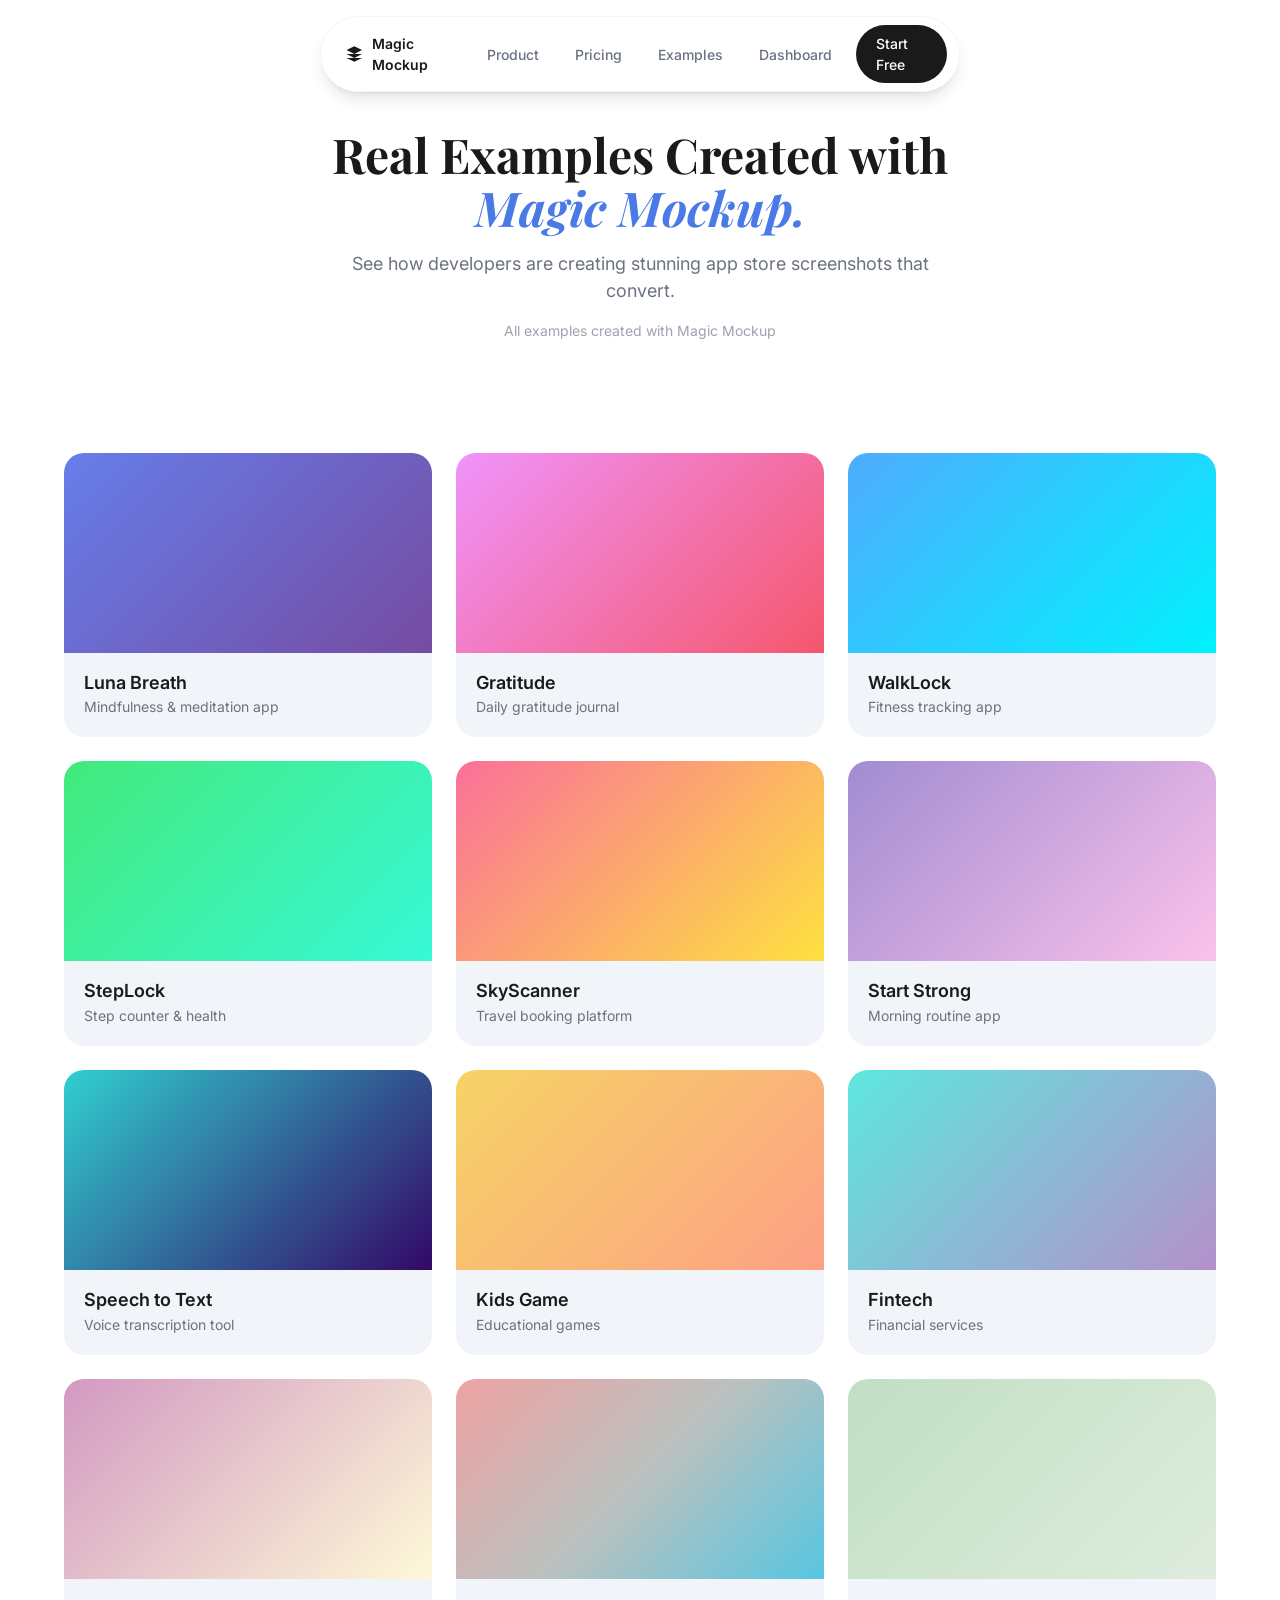
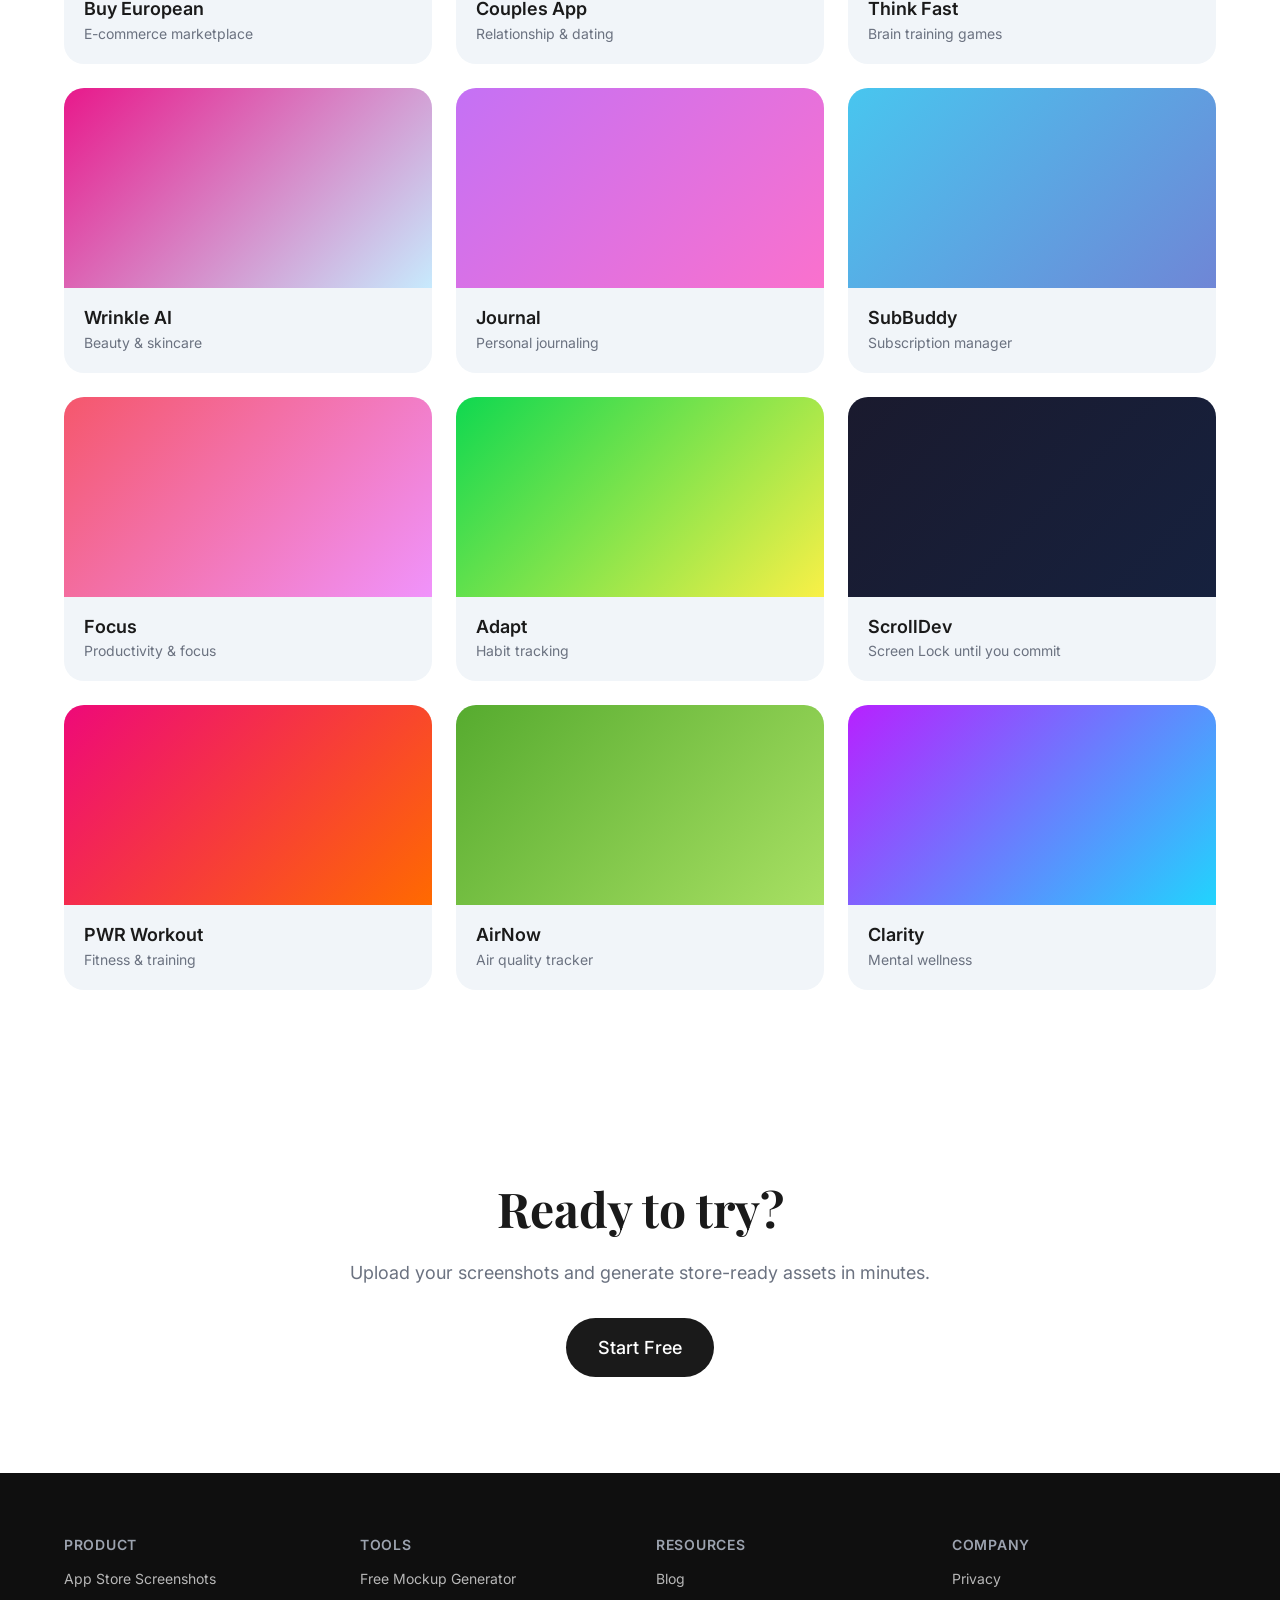
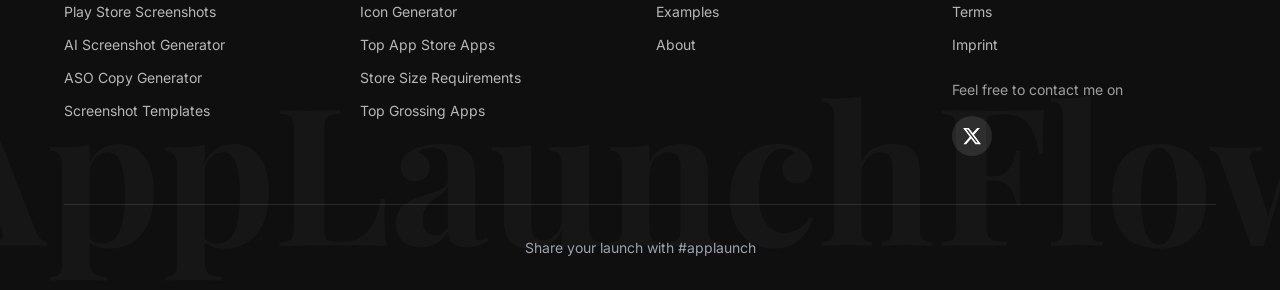
<file: examples.html>
<!DOCTYPE html>
<html lang="en">

<head>
    <meta charset="UTF-8">
    <meta name="viewport" content="width=device-width, initial-scale=1.0">
    <meta name="description" content="See real examples of app store screenshots created with Magic Mockup.">
    <title>Examples - Magic Mockup</title>

    <!-- Fonts -->
    <link rel="preconnect" href="https://fonts.googleapis.com">
    <link rel="preconnect" href="https://fonts.gstatic.com" crossorigin>
    <link
        href="https://fonts.googleapis.com/css2?family=Inter:wght@400;500;600;700&family=Playfair+Display:ital,wght@0,400;0,500;0,600;0,700;1,400;1,500;1,600;1,700&display=swap"
        rel="stylesheet">

    <!-- Styles -->
    <link rel="stylesheet" href="styles.css">
</head>

<body>
    <!-- Navigation -->
    <nav class="nav">
        <a href="/" class="nav__logo">
            <svg class="nav__logo-icon" viewBox="0 0 24 24" fill="currentColor">
                <path d="M12 2L2 7l10 5 10-5-10-5zM2 17l10 5 10-5M2 12l10 5 10-5" />
            </svg>
            </svg>
            Magic Mockup
        </a>
        <div class="nav__links">
            <a href="index.html#features" class="nav__link">Product</a>
            <a href="pricing.html" class="nav__link">Pricing</a>
            <a href="examples.html" class="nav__link">Examples</a>
            <a href="#" class="nav__link">Dashboard</a>
        </div>
        <a href="dashboard.html" class="nav__cta">Start Free</a>
    </nav>

    <!-- Page Header -->
    <header class="page-header">
        <div class="container">
            <h1 class="page-header__title">
                Real Examples Created with<br>
                <span class="text-accent">Magic Mockup.</span>
            </h1>
            <p class="page-header__description">
                See how developers are creating stunning app store screenshots that convert.
            </p>
            <p style="color: var(--color-text-muted); font-size: 0.875rem; margin-top: 1rem;">
                All examples created with Magic Mockup
            </p>
        </div>
    </header>

    <!-- Examples Grid -->
    <section class="section" style="padding-top: 0;">
        <div class="container">
            <div class="examples-grid">
                <div class="example-card">
                    <div class="example-card__image"
                        style="background: linear-gradient(135deg, #667eea 0%, #764ba2 100%);"></div>
                    <div class="example-card__content">
                        <h3 class="example-card__title">Luna Breath</h3>
                        <p class="example-card__category">Mindfulness & meditation app</p>
                    </div>
                </div>

                <div class="example-card">
                    <div class="example-card__image"
                        style="background: linear-gradient(135deg, #f093fb 0%, #f5576c 100%);"></div>
                    <div class="example-card__content">
                        <h3 class="example-card__title">Gratitude</h3>
                        <p class="example-card__category">Daily gratitude journal</p>
                    </div>
                </div>

                <div class="example-card">
                    <div class="example-card__image"
                        style="background: linear-gradient(135deg, #4facfe 0%, #00f2fe 100%);"></div>
                    <div class="example-card__content">
                        <h3 class="example-card__title">WalkLock</h3>
                        <p class="example-card__category">Fitness tracking app</p>
                    </div>
                </div>

                <div class="example-card">
                    <div class="example-card__image"
                        style="background: linear-gradient(135deg, #43e97b 0%, #38f9d7 100%);"></div>
                    <div class="example-card__content">
                        <h3 class="example-card__title">StepLock</h3>
                        <p class="example-card__category">Step counter & health</p>
                    </div>
                </div>

                <div class="example-card">
                    <div class="example-card__image"
                        style="background: linear-gradient(135deg, #fa709a 0%, #fee140 100%);"></div>
                    <div class="example-card__content">
                        <h3 class="example-card__title">SkyScanner</h3>
                        <p class="example-card__category">Travel booking platform</p>
                    </div>
                </div>

                <div class="example-card">
                    <div class="example-card__image"
                        style="background: linear-gradient(135deg, #a18cd1 0%, #fbc2eb 100%);"></div>
                    <div class="example-card__content">
                        <h3 class="example-card__title">Start Strong</h3>
                        <p class="example-card__category">Morning routine app</p>
                    </div>
                </div>

                <div class="example-card">
                    <div class="example-card__image"
                        style="background: linear-gradient(135deg, #30cfd0 0%, #330867 100%);"></div>
                    <div class="example-card__content">
                        <h3 class="example-card__title">Speech to Text</h3>
                        <p class="example-card__category">Voice transcription tool</p>
                    </div>
                </div>

                <div class="example-card">
                    <div class="example-card__image"
                        style="background: linear-gradient(135deg, #f6d365 0%, #fda085 100%);"></div>
                    <div class="example-card__content">
                        <h3 class="example-card__title">Kids Game</h3>
                        <p class="example-card__category">Educational games</p>
                    </div>
                </div>

                <div class="example-card">
                    <div class="example-card__image"
                        style="background: linear-gradient(135deg, #5ee7df 0%, #b490ca 100%);"></div>
                    <div class="example-card__content">
                        <h3 class="example-card__title">Fintech</h3>
                        <p class="example-card__category">Financial services</p>
                    </div>
                </div>

                <div class="example-card">
                    <div class="example-card__image"
                        style="background: linear-gradient(135deg, #d299c2 0%, #fef9d7 100%);"></div>
                    <div class="example-card__content">
                        <h3 class="example-card__title">Buy European</h3>
                        <p class="example-card__category">E-commerce marketplace</p>
                    </div>
                </div>

                <div class="example-card">
                    <div class="example-card__image"
                        style="background: linear-gradient(135deg, #eea2a2 0%, #bbc1bf 50%, #57c6e1 100%);"></div>
                    <div class="example-card__content">
                        <h3 class="example-card__title">Couples App</h3>
                        <p class="example-card__category">Relationship & dating</p>
                    </div>
                </div>

                <div class="example-card">
                    <div class="example-card__image"
                        style="background: linear-gradient(135deg, #c1dfc4 0%, #deecdd 100%);"></div>
                    <div class="example-card__content">
                        <h3 class="example-card__title">Think Fast</h3>
                        <p class="example-card__category">Brain training games</p>
                    </div>
                </div>

                <div class="example-card">
                    <div class="example-card__image"
                        style="background: linear-gradient(135deg, #e8198b 0%, #c7eafd 100%);"></div>
                    <div class="example-card__content">
                        <h3 class="example-card__title">Wrinkle AI</h3>
                        <p class="example-card__category">Beauty & skincare</p>
                    </div>
                </div>

                <div class="example-card">
                    <div class="example-card__image"
                        style="background: linear-gradient(135deg, #c471f5 0%, #fa71cd 100%);"></div>
                    <div class="example-card__content">
                        <h3 class="example-card__title">Journal</h3>
                        <p class="example-card__category">Personal journaling</p>
                    </div>
                </div>

                <div class="example-card">
                    <div class="example-card__image"
                        style="background: linear-gradient(135deg, #48c6ef 0%, #6f86d6 100%);"></div>
                    <div class="example-card__content">
                        <h3 class="example-card__title">SubBuddy</h3>
                        <p class="example-card__category">Subscription manager</p>
                    </div>
                </div>

                <div class="example-card">
                    <div class="example-card__image"
                        style="background: linear-gradient(135deg, #f5576c 0%, #f093fb 100%);"></div>
                    <div class="example-card__content">
                        <h3 class="example-card__title">Focus</h3>
                        <p class="example-card__category">Productivity & focus</p>
                    </div>
                </div>

                <div class="example-card">
                    <div class="example-card__image"
                        style="background: linear-gradient(135deg, #0fd850 0%, #f9f047 100%);"></div>
                    <div class="example-card__content">
                        <h3 class="example-card__title">Adapt</h3>
                        <p class="example-card__category">Habit tracking</p>
                    </div>
                </div>

                <div class="example-card">
                    <div class="example-card__image"
                        style="background: linear-gradient(135deg, #1a1a2e 0%, #16213e 100%);"></div>
                    <div class="example-card__content">
                        <h3 class="example-card__title">ScrollDev</h3>
                        <p class="example-card__category">Screen Lock until you commit</p>
                    </div>
                </div>

                <div class="example-card">
                    <div class="example-card__image"
                        style="background: linear-gradient(135deg, #ee0979 0%, #ff6a00 100%);"></div>
                    <div class="example-card__content">
                        <h3 class="example-card__title">PWR Workout</h3>
                        <p class="example-card__category">Fitness & training</p>
                    </div>
                </div>

                <div class="example-card">
                    <div class="example-card__image"
                        style="background: linear-gradient(135deg, #56ab2f 0%, #a8e063 100%);"></div>
                    <div class="example-card__content">
                        <h3 class="example-card__title">AirNow</h3>
                        <p class="example-card__category">Air quality tracker</p>
                    </div>
                </div>

                <div class="example-card">
                    <div class="example-card__image"
                        style="background: linear-gradient(135deg, #b721ff 0%, #21d4fd 100%);"></div>
                    <div class="example-card__content">
                        <h3 class="example-card__title">Clarity</h3>
                        <p class="example-card__category">Mental wellness</p>
                    </div>
                </div>
            </div>
        </div>
    </section>

    <!-- CTA Section -->
    <section class="cta-section section">
        <div class="container">
            <h2 class="cta-section__title">Ready to try?</h2>
            <p class="cta-section__description">
                Upload your screenshots and generate store-ready assets in minutes.
            </p>
            <a href="dashboard.html" class="btn btn--primary btn--lg">Start Free</a>
        </div>
    </section>

    <!-- Footer -->
    <footer class="footer">
        <div class="container">
            <div class="footer__grid">
                <div>
                    <h4 class="footer__section-title">Product</h4>
                    <div class="footer__links">
                        <a href="#" class="footer__link">App Store Screenshots</a>
                        <a href="#" class="footer__link">Play Store Screenshots</a>
                        <a href="#" class="footer__link">AI Screenshot Generator</a>
                        <a href="#" class="footer__link">ASO Copy Generator</a>
                        <a href="#" class="footer__link">Screenshot Templates</a>
                    </div>
                </div>

                <div>
                    <h4 class="footer__section-title">Tools</h4>
                    <div class="footer__links">
                        <a href="#" class="footer__link">Free Mockup Generator</a>
                        <a href="#" class="footer__link">Icon Generator</a>
                        <a href="#" class="footer__link">Top App Store Apps</a>
                        <a href="#" class="footer__link">Store Size Requirements</a>
                        <a href="#" class="footer__link">Top Grossing Apps</a>
                    </div>
                </div>

                <div>
                    <h4 class="footer__section-title">Resources</h4>
                    <div class="footer__links">
                        <a href="#" class="footer__link">Blog</a>
                        <a href="examples.html" class="footer__link">Examples</a>
                        <a href="#" class="footer__link">About</a>
                    </div>
                </div>

                <div>
                    <h4 class="footer__section-title">Company</h4>
                    <div class="footer__links">
                        <a href="#" class="footer__link">Privacy</a>
                        <a href="#" class="footer__link">Terms</a>
                        <a href="#" class="footer__link">Imprint</a>
                    </div>
                    <p style="font-size: 0.875rem; color: rgba(255,255,255,0.6); margin-top: 1.5rem;">
                        Feel free to contact me on
                    </p>
                    <div class="footer__social">
                        <a href="https://x.com/yannickweste" class="footer__social-link" target="_blank" rel="noopener">
                            <svg width="20" height="20" viewBox="0 0 24 24" fill="currentColor">
                                <path
                                    d="M18.244 2.25h3.308l-7.227 8.26 8.502 11.24H16.17l-5.214-6.817L4.99 21.75H1.68l7.73-8.835L1.254 2.25H8.08l4.713 6.231zm-1.161 17.52h1.833L7.084 4.126H5.117z" />
                            </svg>
                        </a>
                    </div>
                </div>
            </div>

            <div class="footer__bottom">
                <p>Share your launch with #applaunch</p>
            </div>
        </div>
    </footer>

    <script src="script.js"></script>
</body>

</html>
</file>
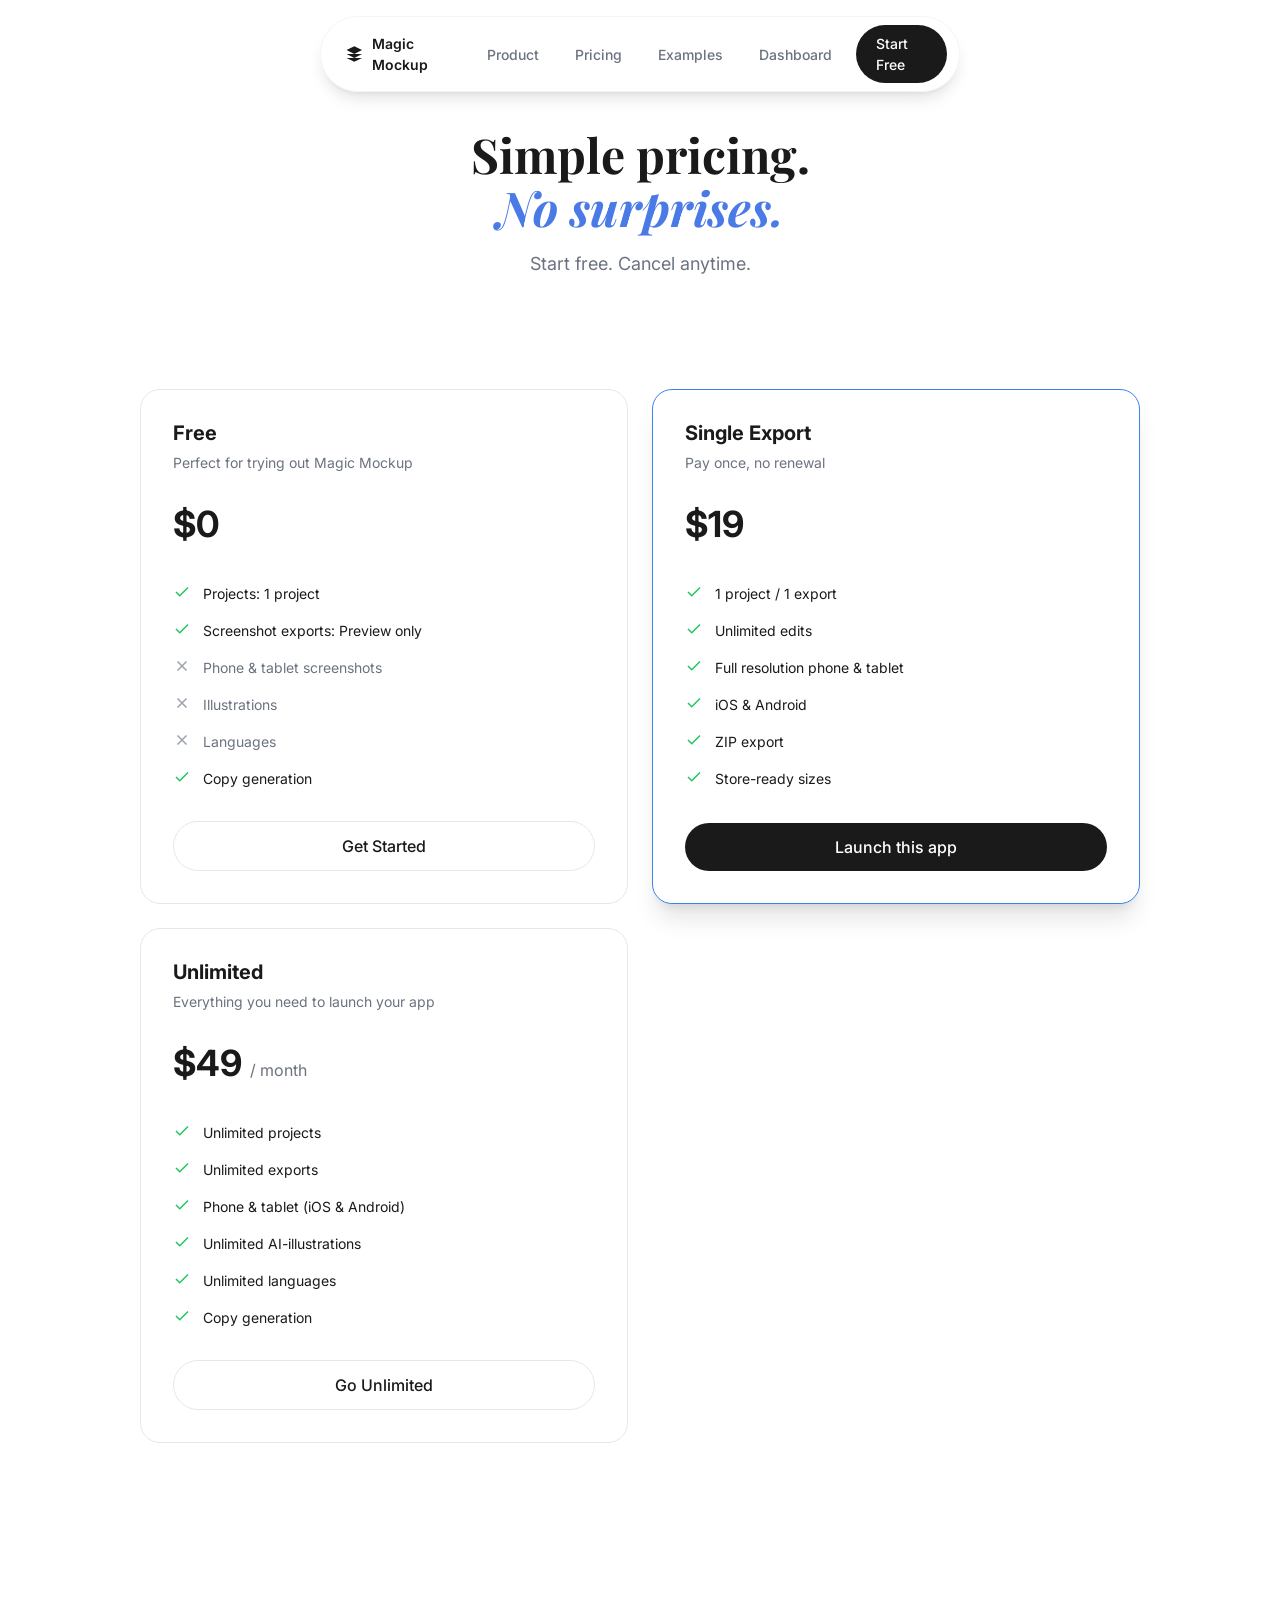
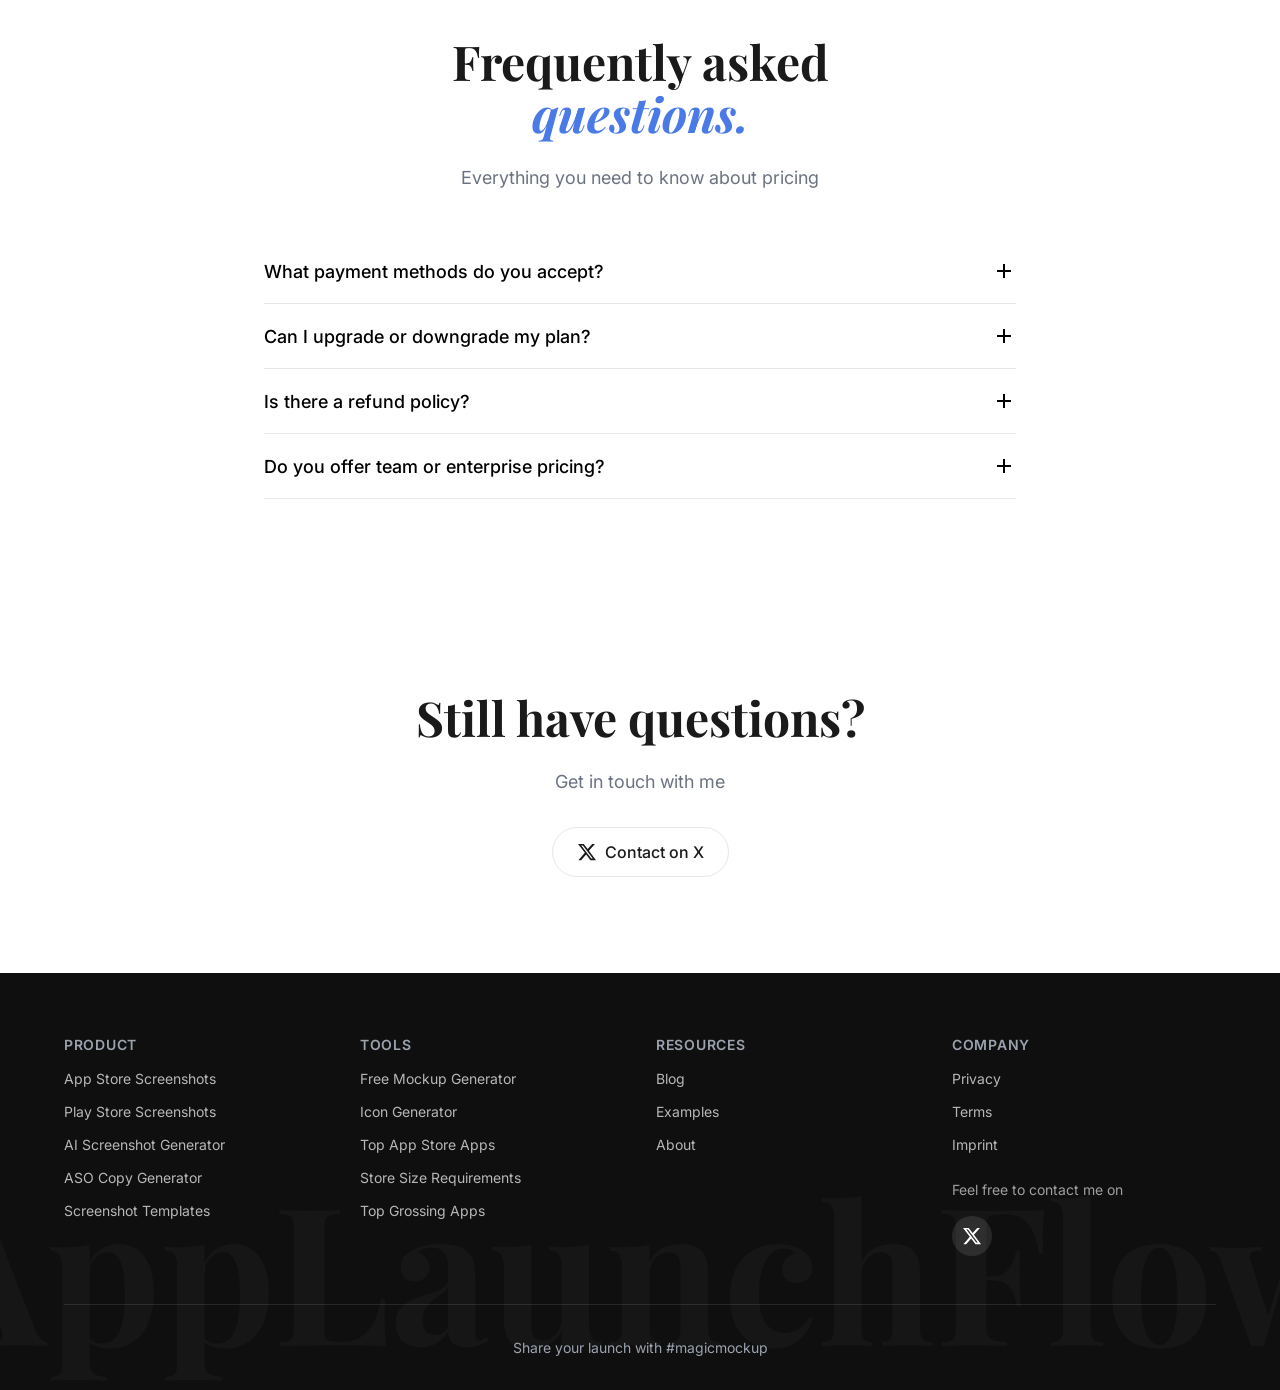
<file: pricing.html>
<!DOCTYPE html>
<html lang="en">

<head>
    <meta charset="UTF-8">
    <meta name="viewport" content="width=device-width, initial-scale=1.0">
    <meta name="description"
        content="AI generates, you refine. Design app store screenshots and ASO assets in minutes.">
    <title>Pricing - Magic Mockup</title>

    <!-- Fonts -->
    <link rel="preconnect" href="https://fonts.googleapis.com">
    <link rel="preconnect" href="https://fonts.gstatic.com" crossorigin>
    <link
        href="https://fonts.googleapis.com/css2?family=Inter:wght@400;500;600;700&family=Playfair+Display:ital,wght@0,400;0,500;0,600;0,700;1,400;1,500;1,600;1,700&display=swap"
        rel="stylesheet">

    <!-- Styles -->
    <link rel="stylesheet" href="styles.css">
</head>

<body>
    <!-- Navigation -->
    <nav class="nav">
        <a href="/" class="nav__logo">
            <svg class="nav__logo-icon" viewBox="0 0 24 24" fill="currentColor">
                <path d="M12 2L2 7l10 5 10-5-10-5zM2 17l10 5 10-5M2 12l10 5 10-5" />
            </svg>
            </svg>
            Magic Mockup
        </a>
        <div class="nav__links">
            <a href="index.html#features" class="nav__link">Product</a>
            <a href="pricing.html" class="nav__link">Pricing</a>
            <a href="examples.html" class="nav__link">Examples</a>
            <a href="#" class="nav__link">Dashboard</a>
        </div>
        <a href="dashboard.html" class="nav__cta">Start Free</a>
    </nav>

    <!-- Page Header -->
    <header class="page-header">
        <div class="container">
            <h1 class="page-header__title">
                Simple pricing.<br>
                <span class="text-accent">No surprises.</span>
            </h1>
            <p class="page-header__description">
                Start free. Cancel anytime.
            </p>
        </div>
    </header>

    <!-- Pricing Section -->
    <section class="pricing section" style="padding-top: 0;">
        <div class="container">
            <div class="pricing__grid">
                <!-- Free Tier -->
                <div class="pricing-card">
                    <h3 class="pricing-card__name">Free</h3>
                    <p class="pricing-card__description">Perfect for trying out Magic Mockup</p>
                    <p class="pricing-card__price">$0</p>

                    <div class="pricing-card__features">
                        <div class="pricing-card__feature pricing-card__feature--included">
                            <svg class="pricing-card__feature-icon pricing-card__feature-icon--check"
                                viewBox="0 0 24 24" fill="none" stroke="currentColor" stroke-width="2">
                                <path d="M20 6L9 17l-5-5" />
                            </svg>
                            Projects: 1 project
                        </div>
                        <div class="pricing-card__feature pricing-card__feature--included">
                            <svg class="pricing-card__feature-icon pricing-card__feature-icon--check"
                                viewBox="0 0 24 24" fill="none" stroke="currentColor" stroke-width="2">
                                <path d="M20 6L9 17l-5-5" />
                            </svg>
                            Screenshot exports: Preview only
                        </div>
                        <div class="pricing-card__feature">
                            <svg class="pricing-card__feature-icon pricing-card__feature-icon--x" viewBox="0 0 24 24"
                                fill="none" stroke="currentColor" stroke-width="2">
                                <path d="M18 6L6 18M6 6l12 12" />
                            </svg>
                            Phone & tablet screenshots
                        </div>
                        <div class="pricing-card__feature">
                            <svg class="pricing-card__feature-icon pricing-card__feature-icon--x" viewBox="0 0 24 24"
                                fill="none" stroke="currentColor" stroke-width="2">
                                <path d="M18 6L6 18M6 6l12 12" />
                            </svg>
                            Illustrations
                        </div>
                        <div class="pricing-card__feature">
                            <svg class="pricing-card__feature-icon pricing-card__feature-icon--x" viewBox="0 0 24 24"
                                fill="none" stroke="currentColor" stroke-width="2">
                                <path d="M18 6L6 18M6 6l12 12" />
                            </svg>
                            Languages
                        </div>
                        <div class="pricing-card__feature pricing-card__feature--included">
                            <svg class="pricing-card__feature-icon pricing-card__feature-icon--check"
                                viewBox="0 0 24 24" fill="none" stroke="currentColor" stroke-width="2">
                                <path d="M20 6L9 17l-5-5" />
                            </svg>
                            Copy generation
                        </div>
                    </div>

                    <a href="#" class="btn btn--secondary" style="width: 100%;">Get Started</a>
                </div>

                <!-- Single Export Tier -->
                <div class="pricing-card pricing-card--featured">
                    <h3 class="pricing-card__name">Single Export</h3>
                    <p class="pricing-card__description">Pay once, no renewal</p>
                    <p class="pricing-card__price">$19</p>

                    <div class="pricing-card__features">
                        <div class="pricing-card__feature pricing-card__feature--included">
                            <svg class="pricing-card__feature-icon pricing-card__feature-icon--check"
                                viewBox="0 0 24 24" fill="none" stroke="currentColor" stroke-width="2">
                                <path d="M20 6L9 17l-5-5" />
                            </svg>
                            1 project / 1 export
                        </div>
                        <div class="pricing-card__feature pricing-card__feature--included">
                            <svg class="pricing-card__feature-icon pricing-card__feature-icon--check"
                                viewBox="0 0 24 24" fill="none" stroke="currentColor" stroke-width="2">
                                <path d="M20 6L9 17l-5-5" />
                            </svg>
                            Unlimited edits
                        </div>
                        <div class="pricing-card__feature pricing-card__feature--included">
                            <svg class="pricing-card__feature-icon pricing-card__feature-icon--check"
                                viewBox="0 0 24 24" fill="none" stroke="currentColor" stroke-width="2">
                                <path d="M20 6L9 17l-5-5" />
                            </svg>
                            Full resolution phone & tablet
                        </div>
                        <div class="pricing-card__feature pricing-card__feature--included">
                            <svg class="pricing-card__feature-icon pricing-card__feature-icon--check"
                                viewBox="0 0 24 24" fill="none" stroke="currentColor" stroke-width="2">
                                <path d="M20 6L9 17l-5-5" />
                            </svg>
                            iOS & Android
                        </div>
                        <div class="pricing-card__feature pricing-card__feature--included">
                            <svg class="pricing-card__feature-icon pricing-card__feature-icon--check"
                                viewBox="0 0 24 24" fill="none" stroke="currentColor" stroke-width="2">
                                <path d="M20 6L9 17l-5-5" />
                            </svg>
                            ZIP export
                        </div>
                        <div class="pricing-card__feature pricing-card__feature--included">
                            <svg class="pricing-card__feature-icon pricing-card__feature-icon--check"
                                viewBox="0 0 24 24" fill="none" stroke="currentColor" stroke-width="2">
                                <path d="M20 6L9 17l-5-5" />
                            </svg>
                            Store-ready sizes
                        </div>
                    </div>

                    <a href="#" class="btn btn--primary" style="width: 100%;">Launch this app</a>
                </div>

                <!-- Unlimited Tier -->
                <div class="pricing-card">
                    <h3 class="pricing-card__name">Unlimited</h3>
                    <p class="pricing-card__description">Everything you need to launch your app</p>
                    <p class="pricing-card__price">$49 <span>/ month</span></p>

                    <div class="pricing-card__features">
                        <div class="pricing-card__feature pricing-card__feature--included">
                            <svg class="pricing-card__feature-icon pricing-card__feature-icon--check"
                                viewBox="0 0 24 24" fill="none" stroke="currentColor" stroke-width="2">
                                <path d="M20 6L9 17l-5-5" />
                            </svg>
                            Unlimited projects
                        </div>
                        <div class="pricing-card__feature pricing-card__feature--included">
                            <svg class="pricing-card__feature-icon pricing-card__feature-icon--check"
                                viewBox="0 0 24 24" fill="none" stroke="currentColor" stroke-width="2">
                                <path d="M20 6L9 17l-5-5" />
                            </svg>
                            Unlimited exports
                        </div>
                        <div class="pricing-card__feature pricing-card__feature--included">
                            <svg class="pricing-card__feature-icon pricing-card__feature-icon--check"
                                viewBox="0 0 24 24" fill="none" stroke="currentColor" stroke-width="2">
                                <path d="M20 6L9 17l-5-5" />
                            </svg>
                            Phone & tablet (iOS & Android)
                        </div>
                        <div class="pricing-card__feature pricing-card__feature--included">
                            <svg class="pricing-card__feature-icon pricing-card__feature-icon--check"
                                viewBox="0 0 24 24" fill="none" stroke="currentColor" stroke-width="2">
                                <path d="M20 6L9 17l-5-5" />
                            </svg>
                            Unlimited AI-illustrations
                        </div>
                        <div class="pricing-card__feature pricing-card__feature--included">
                            <svg class="pricing-card__feature-icon pricing-card__feature-icon--check"
                                viewBox="0 0 24 24" fill="none" stroke="currentColor" stroke-width="2">
                                <path d="M20 6L9 17l-5-5" />
                            </svg>
                            Unlimited languages
                        </div>
                        <div class="pricing-card__feature pricing-card__feature--included">
                            <svg class="pricing-card__feature-icon pricing-card__feature-icon--check"
                                viewBox="0 0 24 24" fill="none" stroke="currentColor" stroke-width="2">
                                <path d="M20 6L9 17l-5-5" />
                            </svg>
                            Copy generation
                        </div>
                    </div>

                    <a href="#" class="btn btn--secondary" style="width: 100%;">Go Unlimited</a>
                </div>
            </div>
        </div>
    </section>

    <!-- FAQ Section -->
    <section class="faq section">
        <div class="container">
            <h2 class="section-title" style="text-align: center;">
                Frequently asked<br>
                <span class="accent">questions.</span>
            </h2>
            <p class="section-description" style="text-align: center; margin: 0 auto;">
                Everything you need to know about pricing
            </p>

            <div class="faq__list">
                <div class="faq__item">
                    <button class="faq__question">
                        What payment methods do you accept?
                        <svg class="faq__icon" viewBox="0 0 24 24" fill="none" stroke="currentColor" stroke-width="2">
                            <path d="M12 5v14M5 12h14" />
                        </svg>
                    </button>
                    <div class="faq__answer">
                        <p class="faq__answer-content">
                            We accept all major credit cards including Visa, MasterCard, and American Express. Payments
                            are processed securely through Stripe.
                        </p>
                    </div>
                </div>

                <div class="faq__item">
                    <button class="faq__question">
                        Can I upgrade or downgrade my plan?
                        <svg class="faq__icon" viewBox="0 0 24 24" fill="none" stroke="currentColor" stroke-width="2">
                            <path d="M12 5v14M5 12h14" />
                        </svg>
                    </button>
                    <div class="faq__answer">
                        <p class="faq__answer-content">
                            Yes! You can upgrade or downgrade your plan at any time. If you upgrade, you'll be charged
                            the prorated difference. If you downgrade, the change takes effect at the end of your
                            billing period.
                        </p>
                    </div>
                </div>

                <div class="faq__item">
                    <button class="faq__question">
                        Is there a refund policy?
                        <svg class="faq__icon" viewBox="0 0 24 24" fill="none" stroke="currentColor" stroke-width="2">
                            <path d="M12 5v14M5 12h14" />
                        </svg>
                    </button>
                    <div class="faq__answer">
                        <p class="faq__answer-content">
                            We offer a 14-day money-back guarantee for all paid plans. If you're not satisfied, contact
                            us within 14 days of your purchase for a full refund.
                        </p>
                    </div>
                </div>

                <div class="faq__item">
                    <button class="faq__question">
                        Do you offer team or enterprise pricing?
                        <svg class="faq__icon" viewBox="0 0 24 24" fill="none" stroke="currentColor" stroke-width="2">
                            <path d="M12 5v14M5 12h14" />
                        </svg>
                    </button>
                    <div class="faq__answer">
                        <p class="faq__answer-content">
                            Yes! For teams and enterprise needs, please contact us directly and we'll create a custom
                            plan that fits your requirements.
                        </p>
                    </div>
                </div>
            </div>
        </div>
    </section>

    <!-- Still have questions section -->
    <section class="cta-section section">
        <div class="container">
            <h2 class="cta-section__title">Still have questions?</h2>
            <p class="cta-section__description">
                Get in touch with me
            </p>
            <a href="https://x.com/yannickweste" class="btn btn--secondary" target="_blank" rel="noopener">
                <svg width="20" height="20" viewBox="0 0 24 24" fill="currentColor">
                    <path
                        d="M18.244 2.25h3.308l-7.227 8.26 8.502 11.24H16.17l-5.214-6.817L4.99 21.75H1.68l7.73-8.835L1.254 2.25H8.08l4.713 6.231zm-1.161 17.52h1.833L7.084 4.126H5.117z" />
                </svg>
                Contact on X
            </a>
        </div>
    </section>

    <!-- Footer -->
    <footer class="footer">
        <div class="container">
            <div class="footer__grid">
                <div>
                    <h4 class="footer__section-title">Product</h4>
                    <div class="footer__links">
                        <a href="#" class="footer__link">App Store Screenshots</a>
                        <a href="#" class="footer__link">Play Store Screenshots</a>
                        <a href="#" class="footer__link">AI Screenshot Generator</a>
                        <a href="#" class="footer__link">ASO Copy Generator</a>
                        <a href="#" class="footer__link">Screenshot Templates</a>
                    </div>
                </div>

                <div>
                    <h4 class="footer__section-title">Tools</h4>
                    <div class="footer__links">
                        <a href="#" class="footer__link">Free Mockup Generator</a>
                        <a href="#" class="footer__link">Icon Generator</a>
                        <a href="#" class="footer__link">Top App Store Apps</a>
                        <a href="#" class="footer__link">Store Size Requirements</a>
                        <a href="#" class="footer__link">Top Grossing Apps</a>
                    </div>
                </div>

                <div>
                    <h4 class="footer__section-title">Resources</h4>
                    <div class="footer__links">
                        <a href="#" class="footer__link">Blog</a>
                        <a href="examples.html" class="footer__link">Examples</a>
                        <a href="#" class="footer__link">About</a>
                    </div>
                </div>

                <div>
                    <h4 class="footer__section-title">Company</h4>
                    <div class="footer__links">
                        <a href="#" class="footer__link">Privacy</a>
                        <a href="#" class="footer__link">Terms</a>
                        <a href="#" class="footer__link">Imprint</a>
                    </div>
                    <p style="font-size: 0.875rem; color: rgba(255,255,255,0.6); margin-top: 1.5rem;">
                        Feel free to contact me on
                    </p>
                    <div class="footer__social">
                        <a href="https://x.com/yannickweste" class="footer__social-link" target="_blank" rel="noopener">
                            <svg width="20" height="20" viewBox="0 0 24 24" fill="currentColor">
                                <path
                                    d="M18.244 2.25h3.308l-7.227 8.26 8.502 11.24H16.17l-5.214-6.817L4.99 21.75H1.68l7.73-8.835L1.254 2.25H8.08l4.713 6.231zm-1.161 17.52h1.833L7.084 4.126H5.117z" />
                            </svg>
                        </a>
                    </div>
                </div>
            </div>

            <div class="footer__bottom">
                <p>Share your launch with #magicmockup</p>
            </div>
        </div>
    </footer>

    <script src="script.js"></script>
</body>

</html>
</file>
<file: styles.css>
/* ========================================
   AppLaunchFlow Clone - Design System
   ======================================== */

/* ========== CSS Custom Properties ========== */
:root {
  /* Colors */
  --color-primary: #3B82F6;
  --color-primary-dark: #2563EB;
  --color-primary-light: #60A5FA;
  --color-accent: #4A7AE5;
  
  --color-text-primary: #1a1a1a;
  --color-text-secondary: #6b7280;
  --color-text-muted: #9ca3af;
  
  --color-bg-white: #ffffff;
  --color-bg-light: #f8fafc;
  --color-bg-gray: #f1f5f9;
  --color-bg-dark: #0f0f0f;
  --color-bg-dark-secondary: #1a1a1a;
  
  --color-border: #e5e7eb;
  --color-border-light: #f3f4f6;
  
  /* Typography */
  --font-serif: 'Playfair Display', Georgia, serif;
  --font-sans: 'Inter', -apple-system, BlinkMacSystemFont, 'Segoe UI', Roboto, sans-serif;
  
  --font-size-xs: 0.75rem;
  --font-size-sm: 0.875rem;
  --font-size-base: 1rem;
  --font-size-lg: 1.125rem;
  --font-size-xl: 1.25rem;
  --font-size-2xl: 1.5rem;
  --font-size-3xl: 1.875rem;
  --font-size-4xl: 2.25rem;
  --font-size-5xl: 3rem;
  --font-size-6xl: 3.75rem;
  --font-size-7xl: 4.5rem;
  
  --font-weight-normal: 400;
  --font-weight-medium: 500;
  --font-weight-semibold: 600;
  --font-weight-bold: 700;
  
  --line-height-tight: 1.1;
  --line-height-snug: 1.25;
  --line-height-normal: 1.5;
  --line-height-relaxed: 1.625;
  
  /* Spacing */
  --space-1: 0.25rem;
  --space-2: 0.5rem;
  --space-3: 0.75rem;
  --space-4: 1rem;
  --space-5: 1.25rem;
  --space-6: 1.5rem;
  --space-8: 2rem;
  --space-10: 2.5rem;
  --space-12: 3rem;
  --space-16: 4rem;
  --space-20: 5rem;
  --space-24: 6rem;
  --space-32: 8rem;
  
  /* Border Radius */
  --radius-sm: 0.375rem;
  --radius-md: 0.5rem;
  --radius-lg: 0.75rem;
  --radius-xl: 1rem;
  --radius-2xl: 1.25rem;
  --radius-3xl: 1.5rem;
  --radius-full: 9999px;
  
  /* Shadows */
  --shadow-sm: 0 1px 2px 0 rgb(0 0 0 / 0.05);
  --shadow-md: 0 4px 6px -1px rgb(0 0 0 / 0.1), 0 2px 4px -2px rgb(0 0 0 / 0.1);
  --shadow-lg: 0 10px 15px -3px rgb(0 0 0 / 0.1), 0 4px 6px -4px rgb(0 0 0 / 0.1);
  --shadow-xl: 0 20px 25px -5px rgb(0 0 0 / 0.1), 0 8px 10px -6px rgb(0 0 0 / 0.1);
  --shadow-2xl: 0 25px 50px -12px rgb(0 0 0 / 0.25);
  
  /* Transitions */
  --transition-fast: 150ms ease;
  --transition-base: 200ms ease;
  --transition-slow: 300ms ease;
  
  /* Layout */
  --max-width: 1200px;
  --nav-height: 64px;
}

/* ========== Reset & Base ========== */
*, *::before, *::after {
  box-sizing: border-box;
  margin: 0;
  padding: 0;
}

html {
  scroll-behavior: smooth;
  -webkit-font-smoothing: antialiased;
  -moz-osx-font-smoothing: grayscale;
}

body {
  font-family: var(--font-sans);
  font-size: var(--font-size-base);
  line-height: var(--line-height-normal);
  color: var(--color-text-primary);
  background-color: var(--color-bg-white);
}

img {
  max-width: 100%;
  height: auto;
  display: block;
}

a {
  color: inherit;
  text-decoration: none;
}

button {
  font-family: inherit;
  cursor: pointer;
  border: none;
  background: none;
}

ul, ol {
  list-style: none;
}

/* ========== Typography ========== */
.text-serif {
  font-family: var(--font-serif);
}

.text-italic {
  font-style: italic;
}

.text-accent {
  color: var(--color-accent);
  font-family: var(--font-serif);
  font-style: italic;
}

h1, h2, h3, h4, h5, h6 {
  font-weight: var(--font-weight-bold);
  line-height: var(--line-height-tight);
}

.section-label {
  font-size: var(--font-size-xs);
  font-weight: var(--font-weight-semibold);
  text-transform: uppercase;
  letter-spacing: 0.1em;
  color: var(--color-text-secondary);
  margin-bottom: var(--space-4);
}

.section-title {
  font-family: var(--font-serif);
  font-size: var(--font-size-5xl);
  font-weight: var(--font-weight-bold);
  line-height: var(--line-height-tight);
  margin-bottom: var(--space-6);
}

.section-title .accent {
  display: block;
  color: var(--color-accent);
  font-style: italic;
}

.section-description {
  font-size: var(--font-size-lg);
  color: var(--color-text-secondary);
  max-width: 600px;
}

/* ========== Layout ========== */
.container {
  width: 100%;
  max-width: var(--max-width);
  margin: 0 auto;
  padding: 0 var(--space-6);
}

.section {
  padding: var(--space-24) 0;
}

.section--dark {
  background-color: var(--color-bg-dark);
  color: var(--color-bg-white);
}

.section--light {
  background-color: var(--color-bg-light);
}

/* ========== Navigation ========== */
.nav {
  position: fixed;
  top: var(--space-4);
  left: 50%;
  transform: translateX(-50%);
  z-index: 1000;
  display: flex;
  align-items: center;
  gap: var(--space-2);
  padding: var(--space-2) var(--space-3);
  background: rgba(255, 255, 255, 0.9);
  backdrop-filter: blur(12px);
  border-radius: var(--radius-full);
  box-shadow: var(--shadow-lg);
  border: 1px solid var(--color-border-light);
}

.nav__logo {
  display: flex;
  align-items: center;
  gap: var(--space-2);
  padding: var(--space-2) var(--space-3);
  font-weight: var(--font-weight-semibold);
  font-size: var(--font-size-sm);
}

.nav__logo-icon {
  width: 24px;
  height: 24px;
}

.nav__links {
  display: flex;
  align-items: center;
  gap: var(--space-1);
}

.nav__link {
  padding: var(--space-2) var(--space-4);
  font-size: var(--font-size-sm);
  font-weight: var(--font-weight-medium);
  color: var(--color-text-secondary);
  border-radius: var(--radius-full);
  transition: all var(--transition-fast);
}

.nav__link:hover {
  color: var(--color-text-primary);
  background-color: var(--color-bg-gray);
}

.nav__cta {
  padding: var(--space-2) var(--space-5);
  font-size: var(--font-size-sm);
  font-weight: var(--font-weight-medium);
  color: var(--color-bg-white);
  background-color: var(--color-text-primary);
  border-radius: var(--radius-full);
  transition: all var(--transition-fast);
}

.nav__cta:hover {
  background-color: var(--color-bg-dark-secondary);
  transform: translateY(-1px);
}

/* ========== Buttons ========== */
.btn {
  display: inline-flex;
  align-items: center;
  justify-content: center;
  gap: var(--space-2);
  padding: var(--space-3) var(--space-6);
  font-size: var(--font-size-base);
  font-weight: var(--font-weight-medium);
  border-radius: var(--radius-full);
  transition: all var(--transition-fast);
}

.btn--primary {
  color: var(--color-bg-white);
  background-color: var(--color-text-primary);
}

.btn--primary:hover {
  background-color: var(--color-bg-dark-secondary);
  transform: translateY(-2px);
  box-shadow: var(--shadow-lg);
}

.btn--secondary {
  color: var(--color-text-primary);
  background-color: var(--color-bg-white);
  border: 1px solid var(--color-border);
}

.btn--secondary:hover {
  background-color: var(--color-bg-light);
  border-color: var(--color-text-secondary);
}

.btn--outline {
  color: var(--color-text-primary);
  background-color: transparent;
  border: 1px solid var(--color-border);
}

.btn--outline:hover {
  background-color: var(--color-bg-light);
}

.btn--lg {
  padding: var(--space-4) var(--space-8);
  font-size: var(--font-size-lg);
}

/* ========== Cards ========== */
.card {
  background-color: var(--color-bg-white);
  border-radius: var(--radius-2xl);
  padding: var(--space-6);
  box-shadow: var(--shadow-sm);
  border: 1px solid var(--color-border-light);
  transition: all var(--transition-base);
}

.card:hover {
  box-shadow: var(--shadow-md);
  transform: translateY(-2px);
}

.card--gray {
  background-color: var(--color-bg-gray);
  border: none;
}

.card__title {
  font-size: var(--font-size-lg);
  font-weight: var(--font-weight-semibold);
  margin-bottom: var(--space-3);
}

.card__description {
  font-size: var(--font-size-sm);
  color: var(--color-text-secondary);
  line-height: var(--line-height-relaxed);
}

.card__link {
  display: inline-flex;
  align-items: center;
  gap: var(--space-1);
  margin-top: var(--space-4);
  font-size: var(--font-size-sm);
  font-weight: var(--font-weight-medium);
  color: var(--color-text-primary);
  transition: gap var(--transition-fast);
}

.card__link:hover {
  gap: var(--space-2);
}

/* ========== Hero Section ========== */
.hero {
  position: relative;
  min-height: 100vh;
  display: flex;
  flex-direction: column;
  align-items: center;
  justify-content: center;
  text-align: center;
  padding: var(--space-32) var(--space-6);
  overflow: hidden;
}

.hero::before {
  content: '';
  position: absolute;
  top: 0;
  left: 0;
  right: 0;
  bottom: 0;
  background: radial-gradient(ellipse 80% 50% at 50% 0%, rgba(59, 130, 246, 0.15) 0%, transparent 60%),
              radial-gradient(ellipse 60% 40% at 50% 100%, rgba(59, 130, 246, 0.1) 0%, transparent 50%);
  pointer-events: none;
}

.hero__badge {
  display: inline-flex;
  align-items: center;
  gap: var(--space-2);
  padding: var(--space-2) var(--space-4);
  background-color: var(--color-bg-gray);
  border-radius: var(--radius-full);
  font-size: var(--font-size-sm);
  color: var(--color-text-secondary);
  margin-bottom: var(--space-8);
}

.hero__title {
  font-family: var(--font-serif);
  font-size: clamp(2.5rem, 8vw, 5rem);
  font-weight: var(--font-weight-bold);
  line-height: var(--line-height-tight);
  margin-bottom: var(--space-6);
  position: relative;
  z-index: 1;
}

.hero__title .accent {
  color: var(--color-accent);
  font-style: italic;
}

.hero__description {
  font-size: var(--font-size-lg);
  color: var(--color-text-secondary);
  max-width: 600px;
  margin: 0 auto var(--space-8);
  line-height: var(--line-height-relaxed);
  position: relative;
  z-index: 1;
}

.hero__cta {
  position: relative;
  z-index: 1;
}

.hero__cta-note {
  margin-top: var(--space-3);
  font-size: var(--font-size-sm);
  color: var(--color-text-muted);
}

/* Hero Floating Devices */
.hero__devices {
  position: absolute;
  top: 0;
  left: 0;
  right: 0;
  bottom: 0;
  pointer-events: none;
  overflow: hidden;
}

.hero__device {
  position: absolute;
  width: 180px;
  height: auto;
  border-radius: var(--radius-3xl);
  box-shadow: var(--shadow-2xl);
  overflow: hidden;
  background: var(--color-bg-dark);
}

.hero__device img {
  width: 100%;
  height: 100%;
  object-fit: cover;
}

.hero__device--1 { top: 15%; left: 5%; transform: rotate(-12deg); }
.hero__device--2 { top: 25%; left: 15%; transform: rotate(-8deg); }
.hero__device--3 { top: 20%; right: 15%; transform: rotate(8deg); }
.hero__device--4 { top: 10%; right: 5%; transform: rotate(12deg); }
.hero__device--5 { bottom: 20%; left: 8%; transform: rotate(-5deg); }
.hero__device--6 { bottom: 15%; right: 8%; transform: rotate(10deg); }

/* ========== Feature Sections ========== */
.features {
  padding: var(--space-24) 0;
}

.features__grid {
  display: grid;
  grid-template-columns: repeat(auto-fit, minmax(300px, 1fr));
  gap: var(--space-6);
  margin-top: var(--space-12);
}

.feature-card {
  background-color: var(--color-bg-gray);
  border-radius: var(--radius-2xl);
  padding: var(--space-6);
  transition: all var(--transition-base);
}

.feature-card:hover {
  transform: translateY(-4px);
  box-shadow: var(--shadow-lg);
}

.feature-card__icon {
  width: 48px;
  height: 48px;
  margin-bottom: var(--space-4);
  color: var(--color-primary);
}

.feature-card__title {
  font-size: var(--font-size-lg);
  font-weight: var(--font-weight-semibold);
  margin-bottom: var(--space-2);
}

.feature-card__description {
  font-size: var(--font-size-sm);
  color: var(--color-text-secondary);
  line-height: var(--line-height-relaxed);
}

/* ========== Pricing Section ========== */
.pricing {
  padding: var(--space-24) 0;
  text-align: center;
}

.pricing__grid {
  display: grid;
  grid-template-columns: repeat(auto-fit, minmax(320px, 1fr));
  gap: var(--space-6);
  margin-top: var(--space-12);
  max-width: 1000px;
  margin-left: auto;
  margin-right: auto;
}

.pricing-card {
  background-color: var(--color-bg-white);
  border-radius: var(--radius-2xl);
  padding: var(--space-8);
  border: 1px solid var(--color-border);
  text-align: left;
  display: flex;
  flex-direction: column;
  transition: all var(--transition-base);
}

.pricing-card:hover {
  border-color: var(--color-primary);
  box-shadow: var(--shadow-lg);
}

.pricing-card--featured {
  border-color: var(--color-primary);
  box-shadow: var(--shadow-xl);
  position: relative;
}

.pricing-card__name {
  font-size: var(--font-size-xl);
  font-weight: var(--font-weight-bold);
  margin-bottom: var(--space-2);
}

.pricing-card__description {
  font-size: var(--font-size-sm);
  color: var(--color-text-secondary);
  margin-bottom: var(--space-6);
}

.pricing-card__price {
  font-size: var(--font-size-4xl);
  font-weight: var(--font-weight-bold);
  margin-bottom: var(--space-6);
}

.pricing-card__price span {
  font-size: var(--font-size-base);
  font-weight: var(--font-weight-normal);
  color: var(--color-text-secondary);
}

.pricing-card__features {
  flex: 1;
  margin-bottom: var(--space-6);
}

.pricing-card__feature {
  display: flex;
  align-items: flex-start;
  gap: var(--space-3);
  padding: var(--space-2) 0;
  font-size: var(--font-size-sm);
  color: var(--color-text-secondary);
}

.pricing-card__feature--included {
  color: var(--color-text-primary);
}

.pricing-card__feature-icon {
  flex-shrink: 0;
  width: 18px;
  height: 18px;
}

.pricing-card__feature-icon--check {
  color: #22c55e;
}

.pricing-card__feature-icon--x {
  color: var(--color-text-muted);
}

/* ========== FAQ Section ========== */
.faq {
  padding: var(--space-24) 0;
  max-width: 800px;
  margin: 0 auto;
}

.faq__list {
  margin-top: var(--space-12);
}

.faq__item {
  border-bottom: 1px solid var(--color-border);
}

.faq__question {
  width: 100%;
  display: flex;
  align-items: center;
  justify-content: space-between;
  padding: var(--space-5) 0;
  font-size: var(--font-size-lg);
  font-weight: var(--font-weight-medium);
  text-align: left;
  cursor: pointer;
  transition: color var(--transition-fast);
}

.faq__question:hover {
  color: var(--color-primary);
}

.faq__icon {
  width: 24px;
  height: 24px;
  transition: transform var(--transition-base);
}

.faq__item.active .faq__icon {
  transform: rotate(45deg);
}

.faq__answer {
  max-height: 0;
  overflow: hidden;
  transition: max-height var(--transition-slow);
}

.faq__item.active .faq__answer {
  max-height: 500px;
}

.faq__answer-content {
  padding-bottom: var(--space-5);
  font-size: var(--font-size-base);
  color: var(--color-text-secondary);
  line-height: var(--line-height-relaxed);
}

/* ========== CTA Section ========== */
.cta-section {
  padding: var(--space-24) 0;
  text-align: center;
}

.cta-section__title {
  font-family: var(--font-serif);
  font-size: var(--font-size-5xl);
  font-weight: var(--font-weight-bold);
  margin-bottom: var(--space-6);
}

.cta-section__description {
  font-size: var(--font-size-lg);
  color: var(--color-text-secondary);
  margin-bottom: var(--space-8);
}

.cta-section__note {
  margin-top: var(--space-4);
  font-size: var(--font-size-sm);
  color: var(--color-text-muted);
}

/* ========== Footer ========== */
.footer {
  background-color: var(--color-bg-dark);
  color: var(--color-bg-white);
  padding: var(--space-16) 0 var(--space-8);
  position: relative;
  overflow: hidden;
}

.footer::before {
  content: 'AppLaunchFlow';
  position: absolute;
  bottom: -20px;
  left: 50%;
  transform: translateX(-50%);
  font-family: var(--font-serif);
  font-size: clamp(4rem, 15vw, 12rem);
  font-weight: var(--font-weight-bold);
  color: rgba(255, 255, 255, 0.03);
  white-space: nowrap;
  pointer-events: none;
}

.footer__grid {
  display: grid;
  grid-template-columns: repeat(auto-fit, minmax(180px, 1fr));
  gap: var(--space-8);
  position: relative;
  z-index: 1;
}

.footer__section-title {
  font-size: var(--font-size-sm);
  font-weight: var(--font-weight-semibold);
  color: var(--color-text-muted);
  margin-bottom: var(--space-4);
  text-transform: uppercase;
  letter-spacing: 0.05em;
}

.footer__links {
  display: flex;
  flex-direction: column;
  gap: var(--space-3);
}

.footer__link {
  font-size: var(--font-size-sm);
  color: rgba(255, 255, 255, 0.7);
  transition: color var(--transition-fast);
}

.footer__link:hover {
  color: var(--color-bg-white);
}

.footer__social {
  display: flex;
  align-items: center;
  gap: var(--space-2);
  margin-top: var(--space-4);
}

.footer__social-link {
  display: flex;
  align-items: center;
  justify-content: center;
  width: 40px;
  height: 40px;
  border-radius: var(--radius-full);
  background-color: rgba(255, 255, 255, 0.1);
  color: var(--color-bg-white);
  transition: all var(--transition-fast);
}

.footer__social-link:hover {
  background-color: rgba(255, 255, 255, 0.2);
}

.footer__bottom {
  margin-top: var(--space-12);
  padding-top: var(--space-8);
  border-top: 1px solid rgba(255, 255, 255, 0.1);
  text-align: center;
  font-size: var(--font-size-sm);
  color: var(--color-text-muted);
  position: relative;
  z-index: 1;
}

/* ========== Templates Showcase ========== */
.templates-showcase {
  padding: var(--space-24) 0;
  overflow: hidden;
}

.templates-showcase__scroll {
  display: flex;
  gap: var(--space-4);
  overflow-x: auto;
  padding: var(--space-8) var(--space-6);
  scroll-snap-type: x mandatory;
  -webkit-overflow-scrolling: touch;
  scrollbar-width: none;
}

.templates-showcase__scroll::-webkit-scrollbar {
  display: none;
}

.template-card {
  flex-shrink: 0;
  width: 200px;
  height: 400px;
  border-radius: var(--radius-2xl);
  overflow: hidden;
  scroll-snap-align: start;
  position: relative;
  background: linear-gradient(135deg, var(--color-primary-light), var(--color-primary-dark));
}

.template-card img {
  width: 100%;
  height: 100%;
  object-fit: cover;
}

/* ========== Localization Section (Dark) ========== */
.localization {
  background-color: var(--color-bg-dark);
  color: var(--color-bg-white);
  padding: var(--space-24) 0;
  position: relative;
  overflow: hidden;
}

.localization::before {
  content: '';
  position: absolute;
  top: 0;
  left: 0;
  right: 0;
  bottom: 0;
  background: radial-gradient(ellipse 80% 50% at 50% 50%, rgba(59, 130, 246, 0.1) 0%, transparent 70%);
  pointer-events: none;
}

.localization__content {
  position: relative;
  z-index: 1;
  display: grid;
  grid-template-columns: 1fr 1fr;
  gap: var(--space-12);
  align-items: center;
}

.localization__text {
  max-width: 500px;
}

.localization .section-title .accent {
  color: var(--color-primary-light);
}

.localization__features {
  margin-top: var(--space-8);
  display: flex;
  flex-direction: column;
  gap: var(--space-4);
}

.localization__feature {
  display: flex;
  align-items: center;
  gap: var(--space-3);
  font-size: var(--font-size-base);
  color: rgba(255, 255, 255, 0.9);
}

.localization__feature-icon {
  width: 20px;
  height: 20px;
  color: #22c55e;
}

.localization__images {
  display: flex;
  gap: var(--space-4);
}

/* ========== Tools Section ========== */
.tools {
  padding: var(--space-24) 0;
  background: linear-gradient(180deg, var(--color-bg-white) 0%, rgba(59, 130, 246, 0.05) 50%, var(--color-bg-white) 100%);
}

.tools__grid {
  display: grid;
  grid-template-columns: repeat(3, 1fr);
  gap: var(--space-6);
  margin-top: var(--space-12);
}

/* ========== Screenshot Generators Section ========== */
.generators {
  padding: var(--space-24) 0;
}

.generators__grid {
  display: grid;
  grid-template-columns: repeat(2, 1fr);
  gap: var(--space-6);
  margin-top: var(--space-12);
}

.generator-card {
  display: flex;
  align-items: center;
  gap: var(--space-6);
  padding: var(--space-6);
  background-color: var(--color-bg-gray);
  border-radius: var(--radius-2xl);
  transition: all var(--transition-base);
  text-decoration: none;
  color: inherit;
}

.generator-card:hover {
  transform: translateY(-4px);
  box-shadow: var(--shadow-lg);
}

.generator-card__image {
  width: 120px;
  height: 120px;
  border-radius: var(--radius-xl);
  background: linear-gradient(135deg, var(--color-primary-light), var(--color-primary-dark));
  flex-shrink: 0;
}

.generator-card__content {
  flex: 1;
}

.generator-card__title {
  font-size: var(--font-size-xl);
  font-weight: var(--font-weight-semibold);
  margin-bottom: var(--space-2);
}

.generator-card__description {
  font-size: var(--font-size-sm);
  color: var(--color-text-secondary);
}

/* ========== Examples Page ========== */
.examples-grid {
  display: grid;
  grid-template-columns: repeat(auto-fill, minmax(280px, 1fr));
  gap: var(--space-6);
  margin-top: var(--space-12);
}

.example-card {
  background-color: var(--color-bg-gray);
  border-radius: var(--radius-2xl);
  overflow: hidden;
  transition: all var(--transition-base);
}

.example-card:hover {
  transform: translateY(-4px);
  box-shadow: var(--shadow-lg);
}

.example-card__image {
  width: 100%;
  height: 200px;
  background: linear-gradient(135deg, var(--color-primary-light), var(--color-primary-dark));
}

.example-card__content {
  padding: var(--space-5);
}

.example-card__title {
  font-size: var(--font-size-lg);
  font-weight: var(--font-weight-semibold);
  margin-bottom: var(--space-1);
}

.example-card__category {
  font-size: var(--font-size-sm);
  color: var(--color-text-secondary);
}

/* ========== Page Header ========== */
.page-header {
  padding: calc(var(--nav-height) + var(--space-16)) 0 var(--space-16);
  text-align: center;
}

.page-header__title {
  font-family: var(--font-serif);
  font-size: var(--font-size-5xl);
  font-weight: var(--font-weight-bold);
  margin-bottom: var(--space-4);
}

.page-header__description {
  font-size: var(--font-size-lg);
  color: var(--color-text-secondary);
  max-width: 600px;
  margin: 0 auto;
}

/* ========== Responsive ========== */
@media (max-width: 1024px) {
  .localization__content {
    grid-template-columns: 1fr;
  }
  
  .generators__grid {
    grid-template-columns: 1fr;
  }
  
  .tools__grid {
    grid-template-columns: repeat(2, 1fr);
  }
  
  .hero__device {
    width: 140px;
  }
}

@media (max-width: 768px) {
  .nav {
    padding: var(--space-2);
    gap: var(--space-1);
  }
  
  .nav__links {
    display: none;
  }
  
  .section-title {
    font-size: var(--font-size-4xl);
  }
  
  .hero__title {
    font-size: var(--font-size-4xl);
  }
  
  .hero__device {
    width: 100px;
  }
  
  .pricing__grid {
    grid-template-columns: 1fr;
  }
  
  .tools__grid {
    grid-template-columns: 1fr;
  }
  
  .footer__grid {
    grid-template-columns: repeat(2, 1fr);
  }
}

@media (max-width: 480px) {
  .hero__devices {
    opacity: 0.3;
  }
  
  .container {
    padding: 0 var(--space-4);
  }
}
</file>
